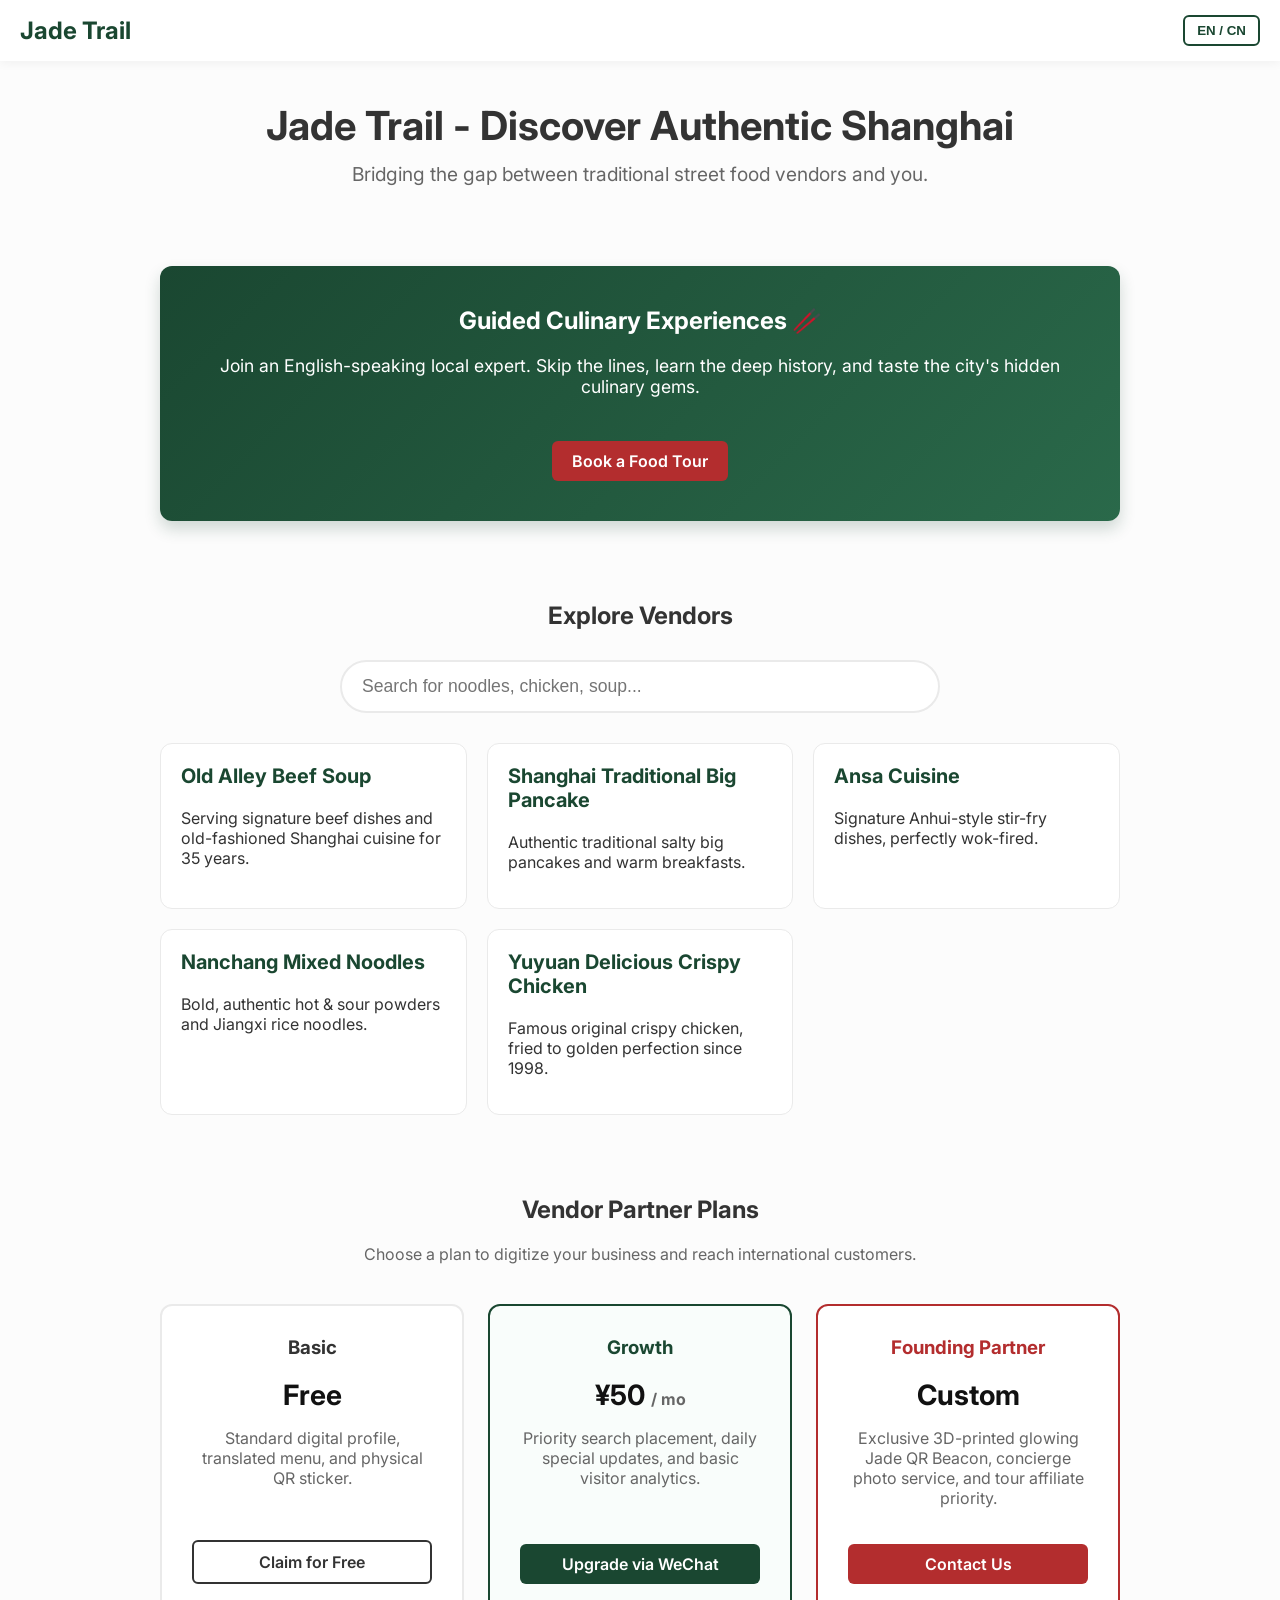
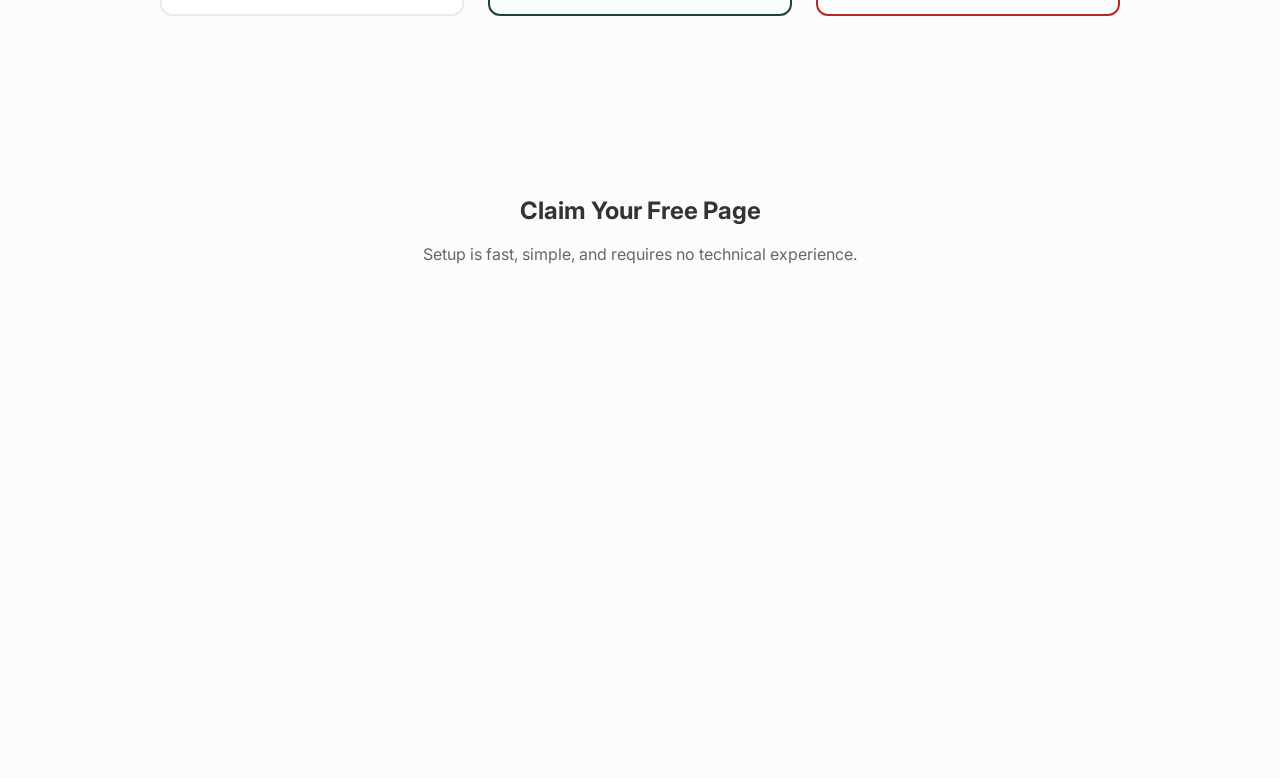
<file: index.html>
<!DOCTYPE html>
<html lang="en">
<head>
    <meta charset="UTF-8">
    <meta name="viewport" content="width=device-width, initial-scale=1.0">
    <title>Jade Trail | Authentic Shanghai Street Food</title>
    <link rel="stylesheet" href="style.css">
    <link href="https://fonts.googleapis.com/css2?family=Inter:wght@400;600;700&family=Noto+Sans+SC:wght@400;700&display=swap" rel="stylesheet">
    <style>
        /* Subscription Tiers */
        .subscription-grid {
            display: grid;
            grid-template-columns: repeat(auto-fit, minmax(280px, 1fr));
            gap: 24px;
            margin: 40px auto;
            max-width: 1000px;
        }
        .sub-card {
            border: 2px solid #eaeaea;
            border-radius: 12px;
            padding: 30px;
            text-align: center;
            background: #fff;
            transition: transform 0.2s, box-shadow 0.2s;
            display: flex;
            flex-direction: column;
            justify-content: space-between;
        }
        .sub-card:hover {
            transform: translateY(-4px);
            box-shadow: 0 10px 20px rgba(0,0,0,0.05);
        }
        .sub-card.featured {
            border-color: var(--jade);
            background: #f9fdfb;
        }
        .sub-card.partner {
            border-color: var(--lantern);
        }
        .sub-card h3 { color: #333; margin-top: 0; }
        .sub-card.featured h3 { color: var(--jade); }
        .sub-card.partner h3 { color: var(--lantern); }
        
        .sub-price { font-size: 1.75rem; font-weight: 700; margin: 15px 0; color: #111; }
        
        .plan-btn {
            display: inline-block;
            padding: 10px 20px;
            border-radius: 6px;
            text-decoration: none;
            font-weight: 600;
            margin-top: 20px;
            text-align: center;
        }
        .btn-outline { border: 2px solid #333; color: #333; }
        .btn-jade { background: var(--jade); color: white; }
        .btn-lantern { background: var(--lantern); color: white; }

        /* Directory & Search Styles */
        .search-container {
            max-width: 600px;
            margin: 0 auto 30px auto;
            text-align: center;
        }
        .search-bar {
            width: 100%;
            padding: 14px 20px;
            font-size: 1.1rem;
            border: 2px solid #eaeaea;
            border-radius: 30px;
            outline: none;
            transition: border-color 0.2s;
        }
        .search-bar:focus {
            border-color: var(--jade);
        }
        
        .directory-grid {
            display: grid;
            grid-template-columns: repeat(auto-fit, minmax(280px, 1fr));
            gap: 20px;
            margin-top: 24px;
        }
        .vendor-card {
            border: 1px solid #eaeaea;
            border-radius: 12px;
            padding: 20px;
            text-decoration: none;
            color: inherit;
            display: block;
            transition: transform 0.2s, box-shadow 0.2s;
            background: #fff;
        }
        .vendor-card:hover {
            transform: translateY(-4px);
            box-shadow: 0 10px 20px rgba(0,0,0,0.05);
        }
        .vendor-card h3 {
            margin-top: 0;
            color: var(--jade);
            font-size: 1.25rem;
        }
        
        /* Action Sections */
        .section-header { text-align: center; margin-bottom: 30px; }
        .tour-banner {
            background: linear-gradient(135deg, #1a4731 0%, #2a694a 100%);
            color: white;
            padding: 40px;
            border-radius: 12px;
            text-align: center;
            max-width: 1000px;
            margin: 0 auto;
            box-shadow: 0 8px 16px rgba(26, 71, 49, 0.2);
        }
    </style>
</head>
<body class="lang-en">

    <nav class="navbar">
        <div class="nav-logo"><a href="index.html">Jade Trail</a></div>
        <div class="nav-links"><button class="lang-toggle">EN / CN</button></div>
    </nav>

    <!-- Hero Section -->
    <section class="section animate-up">
        <h1 style="text-align: center; font-size: 2.5rem; margin-bottom: 12px;">
            <span class="lang-en">Jade Trail - Discover Authentic Shanghai</span>
            <span class="lang-cn">探索地道上海</span>
        </h1>
        <p style="text-align: center; font-size: 1.2rem; color: #666; max-width: 600px; margin: 0 auto;">
            <span class="lang-en">Bridging the gap between traditional street food vendors and you.</span>
            <span class="lang-cn">连接传统街头小吃摊与您之间的桥梁。</span>
        </p>
    </section>

    <!-- B2C Tour Section -->
    <section class="section animate-up delay-1">
        <div class="tour-banner">
            <h2 style="color: white; margin-top: 0;">
                <span class="lang-en">Guided Culinary Experiences 🥢</span>
                <span class="lang-cn">沉浸式美食导览 🥢</span>
            </h2>
            <p style="font-size: 1.1rem; margin-bottom: 24px;">
                <span class="lang-en">Join an English-speaking local expert. Skip the lines, learn the deep history, and taste the city's hidden culinary gems.</span>
                <span class="lang-cn">参加由当地专家带领的美食之旅。免去排队时间，了解深厚的历史，品尝这座城市隐藏的烹饪瑰宝。</span>
            </p>
            <a href="#" class="plan-btn btn-lantern">
                <span class="lang-en">Book a Food Tour</span>
                <span class="lang-cn">预订美食之旅</span>
            </a>
        </div>
    </section>

    <!-- Search & Vendor Directory -->
    <section class="section" style="max-width: 1000px; margin: 0 auto;">
        <div class="section-header">
            <h2>
                <span class="lang-en">Explore Vendors</span>
                <span class="lang-cn">探索摊位</span>
            </h2>
        </div>
        
        <!-- Live Search Bar -->
        <div class="search-container">
            <input type="text" id="searchInput" class="search-bar" placeholder="Search for noodles, chicken, soup..." onkeyup="filterVendors()">
        </div>

        <div class="directory-grid" id="vendorGrid">
            <a href="old-alley.html" class="vendor-card">
                <h3>
                    <span class="lang-en">Old Alley Beef Soup</span>
                    <span class="lang-cn">老弄堂牛肉汤</span>
                </h3>
                <p>
                    <span class="lang-en">Serving signature beef dishes and old-fashioned Shanghai cuisine for 35 years.</span>
                    <span class="lang-cn">35年来提供招牌牛肉菜肴和老式上海菜。</span>
                </p>
            </a>

            <a href="traditional-pancake.html" class="vendor-card">
                <h3>
                    <span class="lang-en">Shanghai Traditional Big Pancake</span>
                    <span class="lang-cn">上海老式大饼油条</span>
                </h3>
                <p>
                    <span class="lang-en">Authentic traditional salty big pancakes and warm breakfasts.</span>
                    <span class="lang-cn">正宗的传统咸大饼和温暖的早餐。</span>
                </p>
            </a>

            <a href="ansa-cuisine.html" class="vendor-card">
                <h3>
                    <span class="lang-en">Ansa Cuisine</span>
                    <span class="lang-cn">安撒料理</span>
                </h3>
                <p>
                    <span class="lang-en">Signature Anhui-style stir-fry dishes, perfectly wok-fired.</span>
                    <span class="lang-cn">招牌安徽风味炒菜，镬气十足。</span>
                </p>
            </a>

            <a href="nanchang-noodles.html" class="vendor-card">
                <h3>
                    <span class="lang-en">Nanchang Mixed Noodles</span>
                    <span class="lang-cn">南昌拌粉</span>
                </h3>
                <p>
                    <span class="lang-en">Bold, authentic hot & sour powders and Jiangxi rice noodles.</span>
                    <span class="lang-cn">大胆、正宗的酸辣粉和江西米粉。</span>
                </p>
            </a>

            <a href="crispy-chicken.html" class="vendor-card">
                <h3>
                    <span class="lang-en">Yuyuan Delicious Crispy Chicken</span>
                    <span class="lang-cn">美味香酥鸡</span>
                </h3>
                <p>
                    <span class="lang-en">Famous original crispy chicken, fried to golden perfection since 1998.</span>
                    <span class="lang-cn">自1998年以来著名的原味香酥鸡，炸至金黄完美。</span>
                </p>
            </a>
        </div>
    </section>

    <!-- B2B Subscription Section -->
    <section class="section animate-up delay-1">
        <div class="section-header">
            <h2>
                <span class="lang-en">Vendor Partner Plans</span>
                <span class="lang-cn">摊主合作方案</span>
            </h2>
            <p style="color: #666;">
                <span class="lang-en">Choose a plan to digitize your business and reach international customers.</span>
                <span class="lang-cn">选择一个方案，将您的业务数字化，吸引国际客户。</span>
            </p>
        </div>
        <div class="subscription-grid">
            <!-- Basic Tier -->
            <div class="sub-card">
                <div>
                    <h3><span class="lang-en">Basic</span><span class="lang-cn">基础版</span></h3>
                    <div class="sub-price"><span class="lang-en">Free</span><span class="lang-cn">免费</span></div>
                    <p style="color: #666;">
                        <span class="lang-en">Standard digital profile, translated menu, and physical QR sticker.</span>
                        <span class="lang-cn">标准数字主页，翻译菜单及实体QR贴纸。</span>
                    </p>
                </div>
                <a href="#claim-section" class="plan-btn btn-outline">
                    <span class="lang-en">Claim for Free</span>
                    <span class="lang-cn">免费认领</span>
                </a>
            </div>
            
            <!-- Growth Tier -->
            <div class="sub-card featured">
                <div>
                    <h3><span class="lang-en">Growth</span><span class="lang-cn">成长版</span></h3>
                    <div class="sub-price">¥50 <span style="font-size: 1rem; color: #666;">/ mo</span></div>
                    <p style="color: #666;">
                        <span class="lang-en">Priority search placement, daily special updates, and basic visitor analytics.</span>
                        <span class="lang-cn">优先搜索排名，每日特价更新，以及基础访客分析。</span>
                    </p>
                </div>
                <a href="#payment-gateway" class="plan-btn btn-jade">
                    <span class="lang-en">Upgrade via WeChat</span>
                    <span class="lang-cn">通过微信升级</span>
                </a>
            </div>

            <!-- Partner Tier -->
            <div class="sub-card partner">
                <div>
                    <h3><span class="lang-en">Founding Partner</span><span class="lang-cn">创始合伙人</span></h3>
                    <div class="sub-price"><span class="lang-en">Custom</span><span class="lang-cn">定制</span></div>
                    <p style="color: #666;">
                        <span class="lang-en">Exclusive 3D-printed glowing Jade QR Beacon, concierge photo service, and tour affiliate priority.</span>
                        <span class="lang-cn">独家3D打印发光翡翠QR信标，礼宾摄影服务，及导览优先推荐。</span>
                    </p>
                </div>
                <a href="#claim-section" class="plan-btn btn-lantern">
                    <span class="lang-en">Contact Us</span>
                    <span class="lang-cn">联系我们</span>
                </a>
            </div>
        </div>
    </section>

    

    <!-- Tally Form / Onboarding -->
    <footer id="claim-section" class="section text-center" style="margin-top: 60px;">
        <h2>
            <span class="lang-en">Claim Your Free Page</span>
            <span class="lang-cn">免费认领您的摊位</span>
        </h2>
        <p style="margin-bottom: 24px; color: #666;">
            <span class="lang-en">Setup is fast, simple, and requires no technical experience.</span>
            <span class="lang-cn">设置过程快速、简单，无需任何技术经验。</span>
        </p>
        <div class="embed-container" style="height: 450px; background: transparent; max-width: 800px; margin: 0 auto;">
            <iframe 
                src="https://tally.so/embed/68y6YJ?transparentBackground=1" 
                width="100%" 
                height="100%" 
                frameborder="0" 
                marginheight="0" 
                marginwidth="0" 
                title="Claim Your Page Form">
            </iframe>
        </div>
    </footer>

    <script>
        // Real-time Search Filter Logic
        function filterVendors() {
            const input = document.getElementById('searchInput').value.toLowerCase();
            const cards = document.getElementById('vendorGrid').getElementsByClassName('vendor-card');
            
            for (let i = 0; i < cards.length; i++) {
                const text = cards[i].innerText.toLowerCase();
                if (text.includes(input)) {
                    cards[i].style.display = "";
                } else {
                    cards[i].style.display = "none";
                }
            }
        }

        // Language Toggle Logic
        document.addEventListener('DOMContentLoaded', () => {
            const body = document.body;
            body.className = localStorage.getItem('jade-lang') || 'lang-en';
            
            document.querySelectorAll('.lang-toggle').forEach(btn => {
                btn.addEventListener('click', () => {
                    body.classList.toggle('lang-en');
                    body.classList.toggle('lang-cn');
                    localStorage.setItem('jade-lang', body.className);
                    
                    // Update search placeholder based on language
                    const searchBar = document.getElementById('searchInput');
                    if(body.classList.contains('lang-cn')) {
                        searchBar.placeholder = "搜索面条、鸡肉、汤...";
                    } else {
                        searchBar.placeholder = "Search for noodles, chicken, soup...";
                    }
                });
            });
            
            // Initial placeholder set
            if(body.classList.contains('lang-cn')) {
                document.getElementById('searchInput').placeholder = "搜索面条、鸡肉、汤...";
            }
        });
    </script>
</body>
</html>
</file>
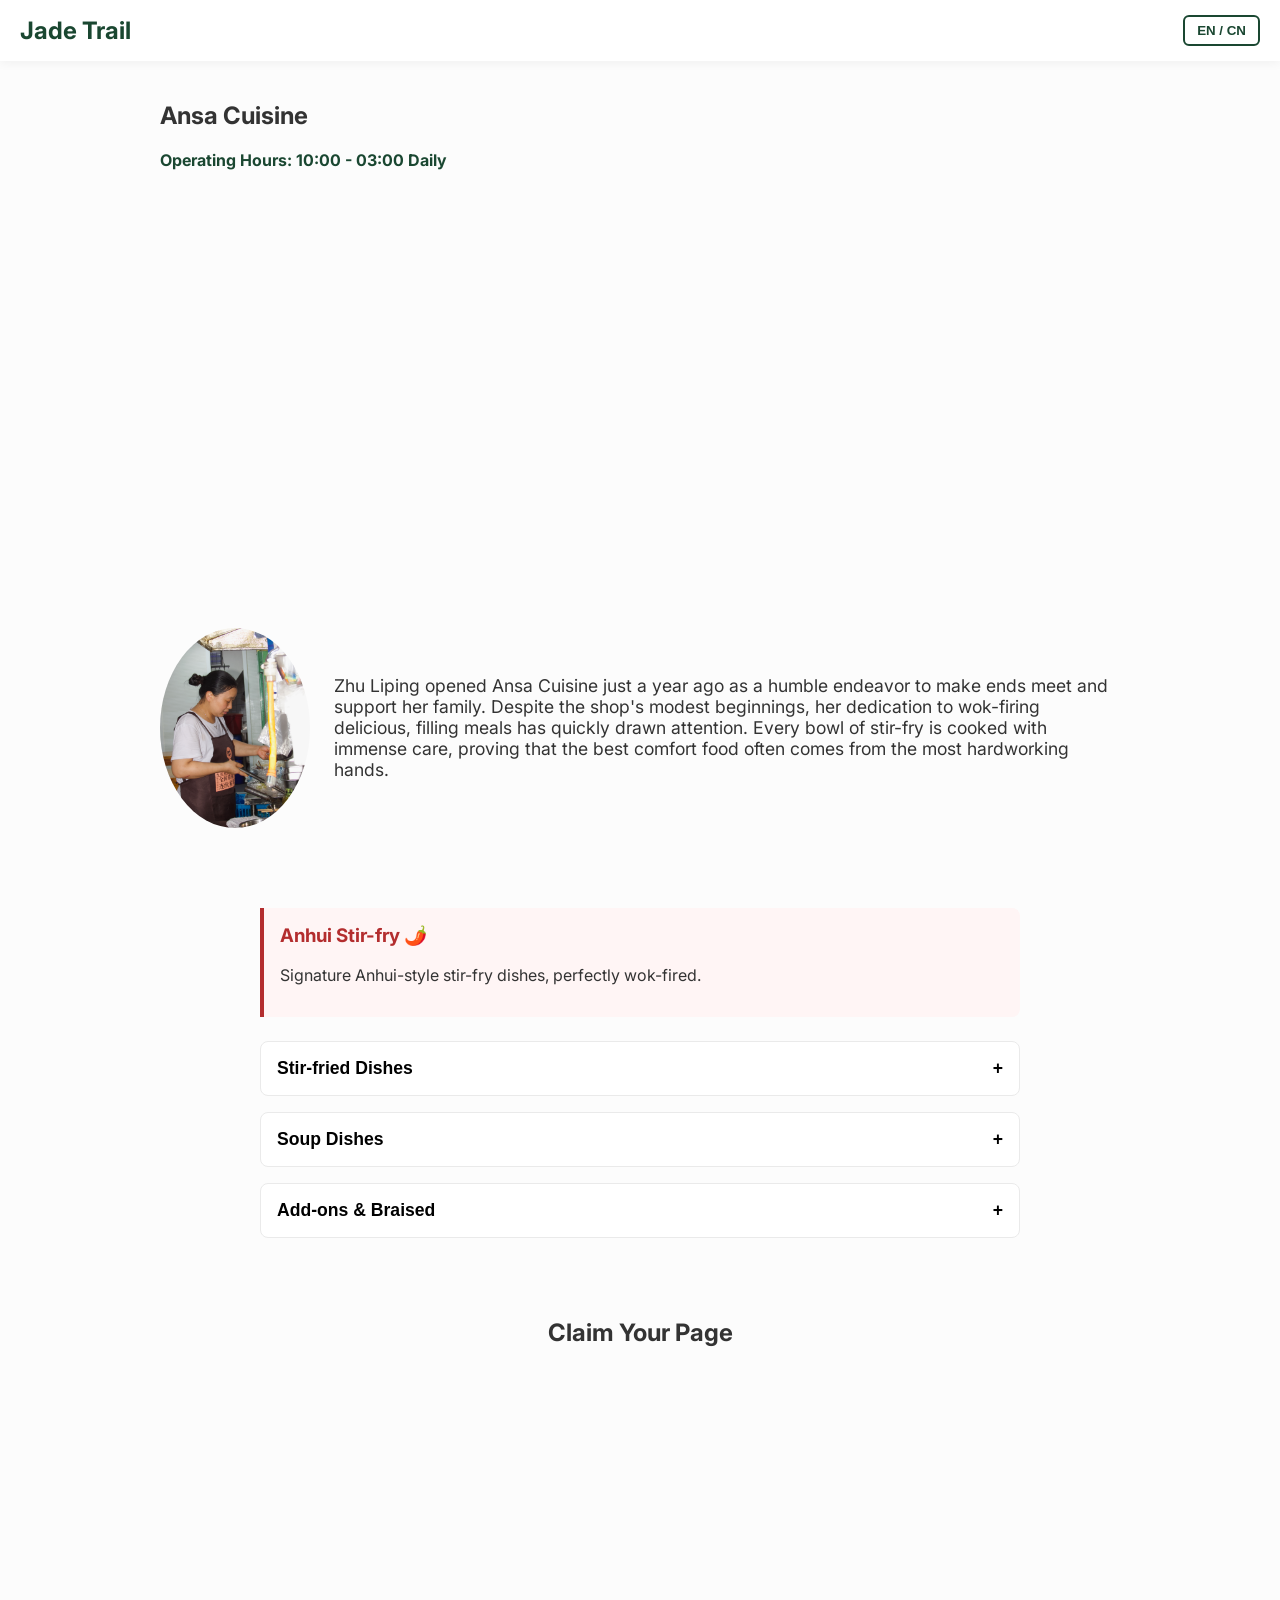
<file: ansa-cuisine.html>
<!DOCTYPE html>
<html lang="en">
<head>
    <meta charset="UTF-8">
    <meta name="viewport" content="width=device-width, initial-scale=1.0">
    <title>Ansa Cuisine | Jade Trail</title>
    <link rel="stylesheet" href="style.css">
    <link href="https://fonts.googleapis.com/css2?family=Inter:wght@400;600;700&family=Noto+Sans+SC:wght@400;700&display=swap" rel="stylesheet">
</head>
<body class="lang-en">

    <nav class="navbar">
        <div class="nav-logo"><a href="index.html">Jade Trail</a></div>
        <div class="nav-links"><button class="lang-toggle">EN / CN</button></div>
    </nav>

    <section class="section animate-up">
        <h1>
            <span class="lang-en">Ansa Cuisine</span>
            <span class="lang-cn">安撒料理</span>
        </h1>
        <p style="font-weight: 700; color: var(--jade); margin-bottom: 24px;">
            <span class="lang-en">Operating Hours: 10:00 - 03:00 Daily</span>
            <span class="lang-cn">营业时间：每天 10:00 - 03:00</span>
        </p>
        <div class="embed-container">
            <iframe 
                width="100%" 
                height="350" 
                style="border:0;" 
                loading="lazy" 
                allowfullscreen 
                src="https://www.google.com/maps/embed/v1/place?key=AIzaSyAT4qL1GGw_NcnhZRk4C_0qAijNc93iABY&q=31.23924173207086, 121.48398379692661">
            </iframe>
        </div>
    </section>

    <section class="section story-flex animate-up delay-1">
        <img src="DSCN3236.jpeg" alt="Zhu Liping">
        <div>
            <p class="lang-en" style="font-size: 1.1rem;">Zhu Liping opened Ansa Cuisine just a year ago as a humble endeavor to make ends meet and support her family. Despite the shop's modest beginnings, her dedication to wok-firing delicious, filling meals has quickly drawn attention. Every bowl of stir-fry is cooked with immense care, proving that the best comfort food often comes from the most hardworking hands.</p>
            <p class="lang-cn" style="font-size: 1.1rem; font-family: 'Noto Sans SC', sans-serif;">仅仅一年前，朱丽萍创办了安撒料理，初衷只是为了维持生计并补贴家用。尽管小店起步平凡，但她用心猛火翻炒出的美味饱腹之食，很快便吸引了食客们的目光。每一碗炒饭、炒面都倾注了她极大的心血，这也证明了最抚慰人心的美食往往出自最勤劳的双手。</p>
        </div>
    </section>

    <section class="section" style="max-width: 800px;">
        <div class="specialty-highlight">
            <h3 style="color: var(--lantern);">
                <span class="lang-en">Anhui Stir-fry 🌶️</span>
                <span class="lang-cn">安徽料理 🌶️</span>
            </h3>
            <p>
                <span class="lang-en">Signature Anhui-style stir-fry dishes, perfectly wok-fired.</span>
                <span class="lang-cn">招牌安徽风味炒菜，镬气十足。</span>
            </p>
        </div>

        <!-- 1. Stir-fried Dishes -->
        <div class="accordion">
            <button class="accordion-btn" onclick="toggleAccordion('stirfry')">
                <span>
                    <span class="lang-en">Stir-fried Dishes</span>
                    <span class="lang-cn">炒菜类</span>
                </span>
                <span class="icon">+</span>
            </button>
            <div id="stirfry" class="accordion-content">
                <div class="menu-item"><span><span class="lang-en">Fried Pancake Strips</span><span class="lang-cn">炒饼丝</span></span><span>¥15</span></div>
                <div class="menu-item"><span><span class="lang-en">Stir-fried Noodles</span><span class="lang-cn">炒面</span></span><span>¥14</span></div>
                <div class="menu-item"><span><span class="lang-en">Stir-fried Rice</span><span class="lang-cn">炒饭</span></span><span>¥14</span></div>
                <div class="menu-item"><span><span class="lang-en">Stir-fried Rice Cakes</span><span class="lang-cn">炒年糕</span></span><span>¥14</span></div>
                <div class="menu-item"><span><span class="lang-en">Stir-fried Rice Noodles</span><span class="lang-cn">炒河粉</span></span><span>¥14</span></div>
                <div class="menu-item"><span><span class="lang-en">Stir-fried Vermicelli</span><span class="lang-cn">炒粉丝</span></span><span>¥14</span></div>
                <div class="menu-item"><span><span class="lang-en">Stir-fried Rice Vermicelli</span><span class="lang-cn">炒米粉</span></span><span>¥14</span></div>
                <div class="menu-item"><span><span class="lang-en">Stir-fried Instant Noodles</span><span class="lang-cn">炒泡面</span></span><span>¥14</span></div>
            </div>
        </div>
        
        <!-- 2. Soupy Dishes -->
        <div class="accordion" style="margin-top: 16px;">
            <button class="accordion-btn" onclick="toggleAccordion('soup')">
                <span>
                    <span class="lang-en">Soup Dishes</span>
                    <span class="lang-cn">汤类</span>
                </span>
                <span class="icon">+</span>
            </button>
            <div id="soup" class="accordion-content">
                <div class="menu-item"><span><span class="lang-en">Vegetable Soup Noodles</span><span class="lang-cn">菜汤面</span></span><span>¥15</span></div>
                <div class="menu-item"><span><span class="lang-en">Rice in Soup</span><span class="lang-cn">汤泡饭</span></span><span>¥15</span></div>
                <div class="menu-item"><span><span class="lang-en">Rice Cakes in Soup</span><span class="lang-cn">汤年糕</span></span><span>¥15</span></div>
                <div class="menu-item"><span><span class="lang-en">Rice Noodles in Soup</span><span class="lang-cn">汤河粉</span></span><span>¥15</span></div>
                <div class="menu-item"><span><span class="lang-en">Vermicelli in Soup</span><span class="lang-cn">汤粉丝</span></span><span>¥15</span></div>
                <div class="menu-item"><span><span class="lang-en">Rice Vermicelli in Soup</span><span class="lang-cn">汤米粉</span></span><span>¥15</span></div>
                <div class="menu-item"><span><span class="lang-en">Wonton Soup</span><span class="lang-cn">泡泡馄饨</span></span><span>¥10</span></div>
            </div>
        </div>

        <!-- 3. Add-ons & Braised Dishes -->
        <div class="accordion" style="margin-top: 16px;">
            <button class="accordion-btn" onclick="toggleAccordion('add-ons')">
                <span>
                    <span class="lang-en">Add-ons & Braised</span>
                    <span class="lang-cn">另加 / 卤味</span>
                </span>
                <span class="icon">+</span>
            </button>
            <div id="add-ons" class="accordion-content">
                <div class="menu-item"><span><span class="lang-en">Ham Sausage</span><span class="lang-cn">火腿肠</span></span><span>-</span></div>
                <div class="menu-item"><span><span class="lang-en">Lean Meat</span><span class="lang-cn">精肉</span></span><span>-</span></div>
                <div class="menu-item"><span><span class="lang-en">Pork Tenderloin</span><span class="lang-cn">里脊</span></span><span>-</span></div>
                <div class="menu-item"><span><span class="lang-en">Cured Meat</span><span class="lang-cn">腊肉</span></span><span>-</span></div>
                <div class="menu-item"><span><span class="lang-en">Shrimp</span><span class="lang-cn">虾仁</span></span><span>-</span></div>
                <div class="menu-item"><span><span class="lang-en">Intestine</span><span class="lang-cn">肥肠</span></span><span>-</span></div>
                <div class="menu-item"><span><span class="lang-en">Squid</span><span class="lang-cn">鱿鱼</span></span><span>-</span></div>
                <div class="menu-item"><span><span class="lang-en">Goose Intestine</span><span class="lang-cn">鹅肠</span></span><span>-</span></div>
                <div class="menu-item"><span><span class="lang-en">Duck Gizzard</span><span class="lang-cn">鸭胗</span></span><span>-</span></div>
                <div class="menu-item"><span><span class="lang-en">Duck Intestine</span><span class="lang-cn">鸭肠</span></span><span>-</span></div>
                <div class="menu-item"><span><span class="lang-en">Braised Meat</span><span class="lang-cn">卤肉</span></span><span>-</span></div>
                <div class="menu-item"><span><span class="lang-en">Duck Trotter</span><span class="lang-cn">鸭蹄</span></span><span>-</span></div>
                <div class="menu-item"><span><span class="lang-en">Chicken Feet</span><span class="lang-cn">鸡爪</span></span><span>-</span></div>
                <div class="menu-item"><span><span class="lang-en">Lion's Head Meatball</span><span class="lang-cn">狮子头</span></span><span>-</span></div>
                <div class="menu-item"><span><span class="lang-en">Tofu Skin Wrap</span><span class="lang-cn">百叶包</span></span><span>-</span></div>
                <div class="menu-item"><span><span class="lang-en">Braised Egg</span><span class="lang-cn">卤蛋</span></span><span>-</span></div>
                <div class="menu-item"><span><span class="lang-en">Braised Sausage</span><span class="lang-cn">素肠</span></span><span>-</span></div>
                <div class="menu-item"><span><span class="lang-en">Kelp Knot</span><span class="lang-cn">海带结</span></span><span>-</span></div>
            </div>
        </div>
    </section>

    <footer class="section text-center">
        <h2>Claim Your Page</h2>
        <div class="embed-container" style="height: 450px; background: transparent;">
            <iframe 
                src="https://tally.so/embed/68y6YJ?transparentBackground=1" 
                width="100%" 
                height="100%" 
                frameborder="0" 
                marginheight="0" 
                marginwidth="0" 
                title="Claim Your Page Form">
            </iframe>
        </div>
    </footer>

    <script>
        function toggleAccordion(id) {
            const content = document.getElementById(id);
            const btnIcon = content.previousElementSibling.querySelector('.icon');
            if (content.style.maxHeight && content.style.maxHeight !== "0px") {
                content.style.maxHeight = "0px";
                btnIcon.innerHTML = "+";
            } else {
                content.style.maxHeight = content.scrollHeight + "px";
                btnIcon.innerHTML = "−";
            }
        }
        document.addEventListener('DOMContentLoaded', () => {
            const body = document.body;
            body.className = localStorage.getItem('jade-lang') || 'lang-en';
            document.querySelectorAll('.lang-toggle').forEach(btn => {
                btn.addEventListener('click', () => {
                    body.classList.toggle('lang-en');
                    body.classList.toggle('lang-cn');
                    localStorage.setItem('jade-lang', body.className);
                });
            });
        });
    </script>
</body>
</html>
</file>
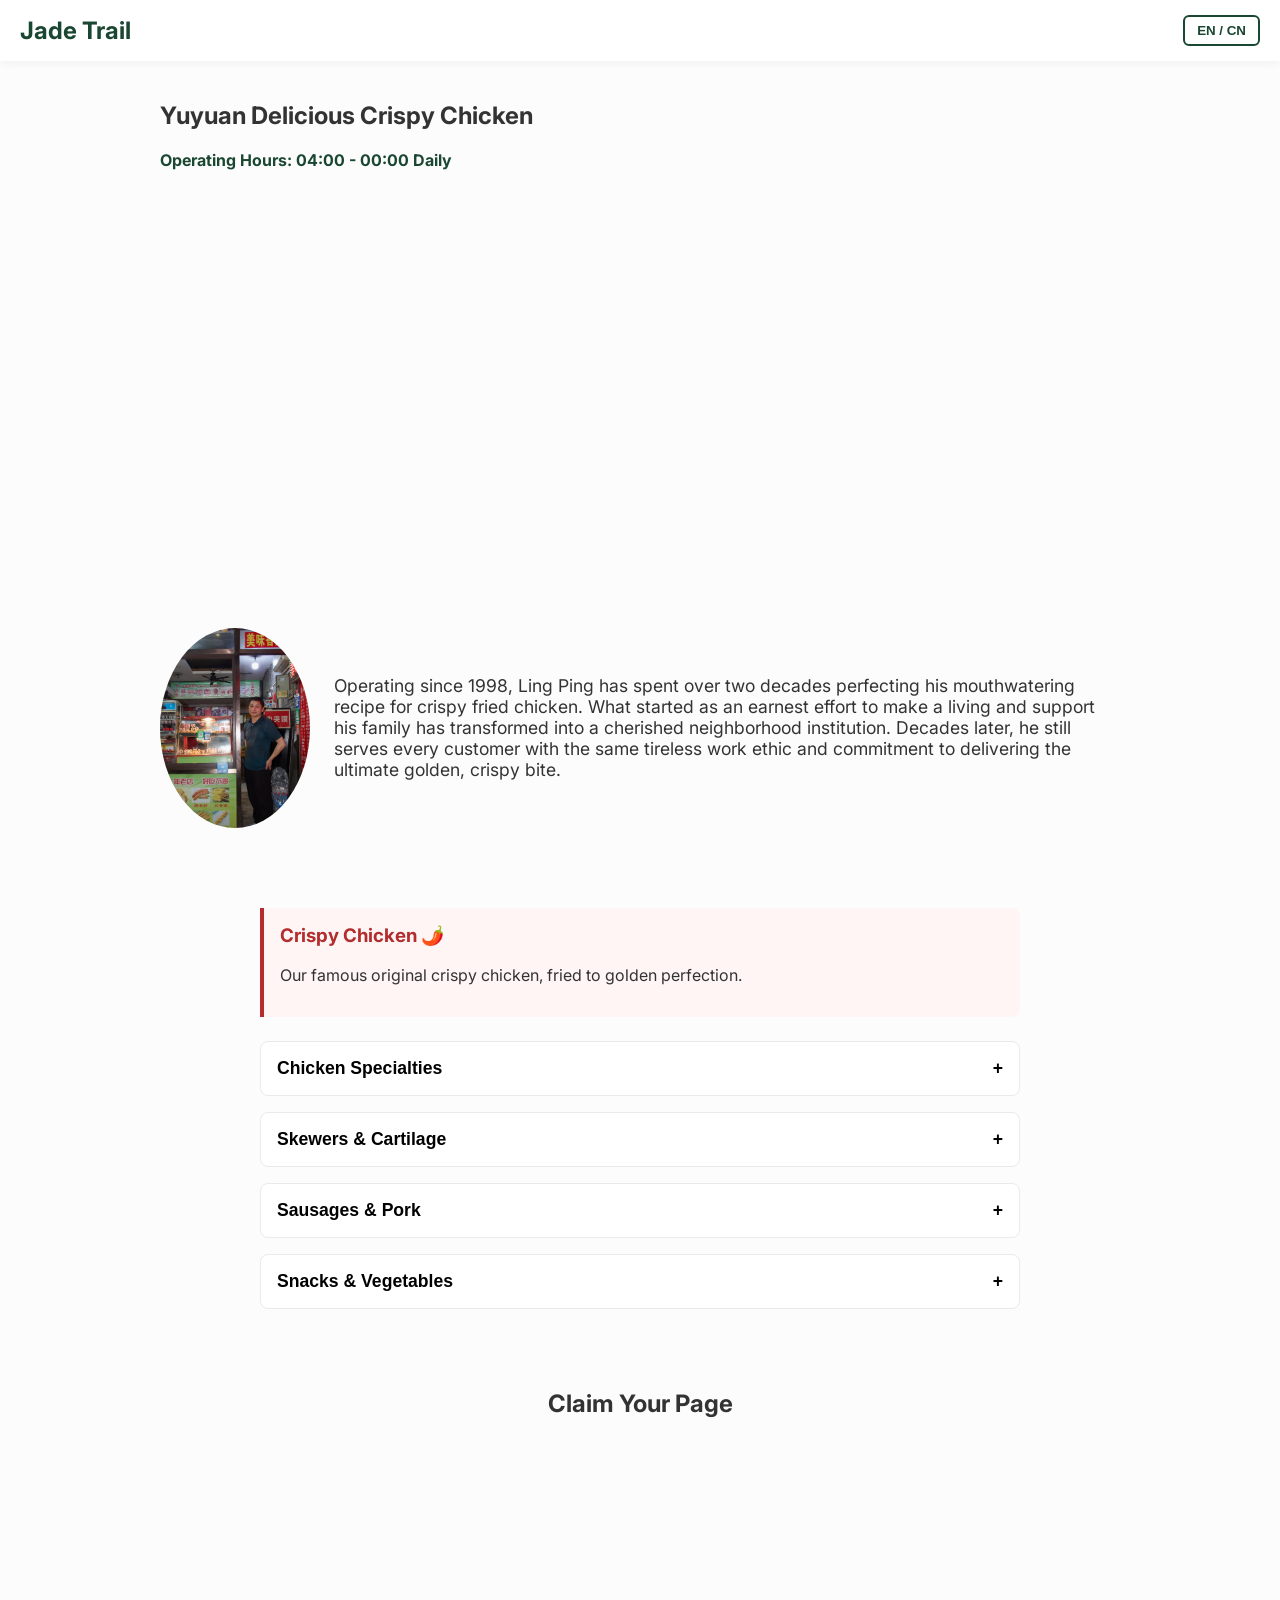
<file: crispy-chicken.html>
<!DOCTYPE html>
<html lang="en">
<head>
    <meta charset="UTF-8">
    <meta name="viewport" content="width=device-width, initial-scale=1.0">
    <title>Yuyuan Delicious Crispy Chicken | Jade Trail</title>
    <link rel="stylesheet" href="style.css">
    <link href="https://fonts.googleapis.com/css2?family=Inter:wght@400;600;700&family=Noto+Sans+SC:wght@400;700&display=swap" rel="stylesheet">
</head>
<body class="lang-en">

    <nav class="navbar">
        <div class="nav-logo"><a href="index.html">Jade Trail</a></div>
        <div class="nav-links"><button class="lang-toggle">EN / CN</button></div>
    </nav>

    <section class="section animate-up">
        <h1>
            <span class="lang-en">Yuyuan Delicious Crispy Chicken</span>
            <span class="lang-cn">美味香酥鸡</span>
        </h1>
        <p style="font-weight: 700; color: var(--jade); margin-bottom: 24px;">
            <span class="lang-en">Operating Hours: 04:00 - 00:00 Daily</span>
            <span class="lang-cn">营业时间：每天 04:00 - 00:00</span>
        </p>
        <div class="embed-container">
            <iframe 
                width="100%" 
                height="350" 
                style="border:0;" 
                loading="lazy" 
                allowfullscreen 
                src="https://www.google.com/maps/embed/v1/place?key=AIzaSyAT4qL1GGw_NcnhZRk4C_0qAijNc93iABY&q=31.230046865262235, 121.49117151803394">
            </iframe>
        </div>
    </section>

    <section class="section story-flex animate-up delay-1">
        <img src="DSCN3249.jpeg" alt="Ling Ping">
        <div>
            <p class="lang-en" style="font-size: 1.1rem;">Operating since 1998, Ling Ping has spent over two decades perfecting his mouthwatering recipe for crispy fried chicken. What started as an earnest effort to make a living and support his family has transformed into a cherished neighborhood institution. Decades later, he still serves every customer with the same tireless work ethic and commitment to delivering the ultimate golden, crispy bite.</p>
            <p class="lang-cn" style="font-size: 1.1rem; font-family: 'Noto Sans SC', sans-serif;">自1998年营业以来，凌平用二十多年的时间不断完善他那令人垂涎的香酥鸡配方。起初，这只是一份为了维持生计、养家糊口的营生，如今却已蜕变为深受街坊邻里珍视的老字号。几十年过去了，他依然保持着那份不知疲倦的工作态度，致力于为每一位顾客奉上最极致的金黄酥脆。</p>
        </div>
    </section>

    <section class="section" style="max-width: 800px;">
        <div class="specialty-highlight">
            <h3 style="color: var(--lantern);">
                <span class="lang-en">Crispy Chicken 🌶️</span>
                <span class="lang-cn">香酥鸡 🌶️</span>
            </h3>
            <p>
                <span class="lang-en">Our famous original crispy chicken, fried to golden perfection.</span>
                <span class="lang-cn">我们的招牌香酥鸡，炸至金黄完美。</span>
            </p>
        </div>

        <!-- 1. Chicken Specialties -->
        <div class="accordion">
            <button class="accordion-btn" onclick="toggleAccordion('chicken')">
                <span>
                    <span class="lang-en">Chicken Specialties</span>
                    <span class="lang-cn">鸡肉类</span>
                </span>
                <span class="icon">+</span>
            </button>
            <div id="chicken" class="accordion-content">
                <div class="menu-item">
                    <span>
                        <span class="lang-en">Crispy Chicken</span>
                        <span class="lang-cn">香酥鸡</span>
                    </span>
                    <span>¥15 / ¥20</span>
                </div>
                <div class="menu-item">
                    <span>
                        <span class="lang-en">Extra Large Chicken Chop</span>
                        <span class="lang-cn">特大鸡排</span>
                    </span>
                    <span>¥18/piece</span>
                </div>
                <div class="menu-item">
                    <span>
                        <span class="lang-en">Chicken Leg</span>
                        <span class="lang-cn">鸡腿</span>
                    </span>
                    <span>¥8/piece</span>
                </div>
                <div class="menu-item">
                    <span>
                        <span class="lang-en">Mid Joint Wing</span>
                        <span class="lang-cn">中翅</span>
                    </span>
                    <span>¥8/2 pieces</span>
                </div>
                <div class="menu-item">
                    <span>
                        <span class="lang-en">Wing Tip</span>
                        <span class="lang-cn">翅尖</span>
                    </span>
                    <span>¥10/12 pieces</span>
                </div>
                <div class="menu-item">
                    <span>
                        <span class="lang-en">Boneless Chicken Nugget</span>
                        <span class="lang-cn">无骨鸡块</span>
                    </span>
                    <span>¥4/piece</span>
                </div>
                <div class="menu-item">
                    <span>
                        <span class="lang-en">Premium Chicken Nuggets</span>
                        <span class="lang-cn">上好鸡块</span>
                    </span>
                    <span>¥10/8 pieces</span>
                </div>
                <div class="menu-item">
                    <span>
                        <span class="lang-en">Chicken Tender Roll</span>
                        <span class="lang-cn">鸡柳卷</span>
                    </span>
                    <span>¥10/piece</span>
                </div>
                <div class="menu-item">
                    <span>
                        <span class="lang-en">Chicken Stick</span>
                        <span class="lang-cn">鸡肉棒</span>
                    </span>
                    <span>¥5/skewer</span>
                </div>
                <div class="menu-item">
                    <span>
                        <span class="lang-en">Cheese-filled Chicken Leg Ring</span>
                        <span class="lang-cn">爆浆鸡腿圈</span>
                    </span>
                    <span>¥8/piece</span>
                </div>
                <div class="menu-item">
                    <span>
                        <span class="lang-en">Chicken Skin</span>
                        <span class="lang-cn">鸡皮</span>
                    </span>
                    <span>¥10/portion</span>
                </div>
            </div>
        </div>

        <!-- 2. Skewers & Offal -->
        <div class="accordion" style="margin-top: 16px;">
            <button class="accordion-btn" onclick="toggleAccordion('skewers')">
                <span>
                    <span class="lang-en">Skewers & Cartilage</span>
                    <span class="lang-cn">烤串与脆骨</span>
                </span>
                <span class="icon">+</span>
            </button>
            <div id="skewers" class="accordion-content">
                <div class="menu-item">
                    <span>
                        <span class="lang-en">Tenderloin Meat</span>
                        <span class="lang-cn">里脊肉</span>
                    </span>
                    <span>¥10/4 skewers</span>
                </div>
                <div class="menu-item">
                    <span>
                        <span class="lang-en">Chicken Heart</span>
                        <span class="lang-cn">鸡心</span>
                    </span>
                    <span>¥10/7 skewers</span>
                </div>
                <div class="menu-item">
                    <span>
                        <span class="lang-en">Chicken Gizzard</span>
                        <span class="lang-cn">鸡胗</span>
                    </span>
                    <span>¥10/4 skewers</span>
                </div>
                <div class="menu-item">
                    <span>
                        <span class="lang-en">Chicken Gristle</span>
                        <span class="lang-cn">骨肉相连</span>
                    </span>
                    <span>¥10/4 skewers</span>
                </div>
                <div class="menu-item">
                    <span>
                        <span class="lang-en">Chicken Palm Cartilage</span>
                        <span class="lang-cn">掌中宝</span>
                    </span>
                    <span>¥10/3 skewers</span>
                </div>
                <div class="menu-item">
                    <span>
                        <span class="lang-en">Crispy Bone</span>
                        <span class="lang-cn">香脆骨</span>
                    </span>
                    <span>¥10/4 skewers</span>
                </div>
            </div>
        </div>
        
        <!-- 3. Sausages & Meats -->
        <div class="accordion" style="margin-top: 16px;">
            <button class="accordion-btn" onclick="toggleAccordion('sausages')">
                <span>
                    <span class="lang-en">Sausages & Pork</span>
                    <span class="lang-cn">香肠与猪肉</span>
                </span>
                <span class="icon">+</span>
            </button>
            <div id="sausages" class="accordion-content">
                <div class="menu-item">
                    <span>
                        <span class="lang-en">Cartilage Sausage</span>
                        <span class="lang-cn">脆骨肠</span>
                    </span>
                    <span>¥10/3 pieces</span>
                </div>
                <div class="menu-item">
                    <span>
                        <span class="lang-en">Fried Pork Chop</span>
                        <span class="lang-cn">炸肉排</span>
                    </span>
                    <span>¥5/piece</span>
                </div>
                <div class="menu-item">
                    <span>
                        <span class="lang-en">Taiwanese Sausage</span>
                        <span class="lang-cn">台式香肠</span>
                    </span>
                    <span>¥5/3 pieces</span>
                </div>
                <div class="menu-item">
                    <span>
                        <span class="lang-en">Wangzhongwang Ham Sausage</span>
                        <span class="lang-cn">王中王火腿肠</span>
                    </span>
                    <span>¥10/3 pieces</span>
                </div>
                <div class="menu-item">
                    <span>
                        <span class="lang-en">Ham Sausage</span>
                        <span class="lang-cn">火腿肠</span>
                    </span>
                    <span>¥2/piece</span>
                </div>
            </div>
        </div>

        <!-- 4. Snacks & Vegetables -->
        <div class="accordion" style="margin-top: 16px;">
            <button class="accordion-btn" onclick="toggleAccordion('snacks')">
                <span>
                    <span class="lang-en">Snacks & Vegetables</span>
                    <span class="lang-cn">小吃与蔬菜</span>
                </span>
                <span class="icon">+</span>
            </button>
            <div id="snacks" class="accordion-content">
                <div class="menu-item">
                    <span>
                        <span class="lang-en">Squid Ball</span>
                        <span class="lang-cn">花枝丸</span>
                    </span>
                    <span>¥8/skewer</span>
                </div>
                <div class="menu-item">
                    <span>
                        <span class="lang-en">French Fries</span>
                        <span class="lang-cn">薯条</span>
                    </span>
                    <span>¥10/portion</span>
                </div>
                <div class="menu-item">
                    <span>
                        <span class="lang-en">Quail Egg</span>
                        <span class="lang-cn">鹌鹑蛋</span>
                    </span>
                    <span>¥5/2 skewers</span>
                </div>
                <div class="menu-item">
                    <span>
                        <span class="lang-en">Fish Tofu</span>
                        <span class="lang-cn">鱼豆腐</span>
                    </span>
                    <span>¥5/2 skewers</span>
                </div>
                <div class="menu-item">
                    <span>
                        <span class="lang-en">Layered Tofu (Qianye)</span>
                        <span class="lang-cn">千页豆腐</span>
                    </span>
                    <span>¥5/2 skewers</span>
                </div>
                <div class="menu-item">
                    <span>
                        <span class="lang-en">Gluten</span>
                        <span class="lang-cn">面筋</span>
                    </span>
                    <span>¥5/2 skewers</span>
                </div>
                <div class="menu-item">
                    <span>
                        <span class="lang-en">Crispy Banana</span>
                        <span class="lang-cn">脆皮香蕉</span>
                    </span>
                    <span>¥5/skewer</span>
                </div>
                <div class="menu-item">
                    <span>
                        <span class="lang-en">Fish Stick</span>
                        <span class="lang-cn">鱼棒</span>
                    </span>
                    <span>¥5/2 pieces</span>
                </div>
                <div class="menu-item">
                    <span>
                        <span class="lang-en">Pumpkin Ball</span>
                        <span class="lang-cn">南瓜球</span>
                    </span>
                    <span>¥3/skewer</span>
                </div>
                <div class="menu-item">
                    <span>
                        <span class="lang-en">Rice Cake</span>
                        <span class="lang-cn">年糕</span>
                    </span>
                    <span>¥5/4 slices</span>
                </div>
                <div class="menu-item">
                    <span>
                        <span class="lang-en">Golden Crispy Rice Cake</span>
                        <span class="lang-cn">黄金脆皮年糕</span>
                    </span>
                    <span>¥5/2 skewers</span>
                </div>
                <div class="menu-item">
                    <span>
                        <span class="lang-en">Cauliflower</span>
                        <span class="lang-cn">花菜</span>
                    </span>
                    <span>¥5/4 skewers</span>
                </div>
            </div>
        </div>
    </section>

    <footer class="section text-center">
        <h2>
            <span class="lang-en">Claim Your Page</span>
            <span class="lang-cn">认领您的摊位</span>
        </h2>
        <div class="embed-container" style="height: 450px; background: transparent;">
            <iframe 
                src="https://tally.so/embed/68y6YJ?transparentBackground=1" 
                width="100%" 
                height="100%" 
                frameborder="0" 
                marginheight="0" 
                marginwidth="0" 
                title="Claim Your Page Form">
            </iframe>
        </div>
    </footer>

    <script>
        function toggleAccordion(id) {
            const content = document.getElementById(id);
            const btnIcon = content.previousElementSibling.querySelector('.icon');
            if (content.style.maxHeight && content.style.maxHeight !== "0px") {
                content.style.maxHeight = "0px";
                btnIcon.innerHTML = "+";
            } else {
                content.style.maxHeight = content.scrollHeight + "px";
                btnIcon.innerHTML = "−";
            }
        }
        document.addEventListener('DOMContentLoaded', () => {
            const body = document.body;
            body.className = localStorage.getItem('jade-lang') || 'lang-en';
            document.querySelectorAll('.lang-toggle').forEach(btn => {
                btn.addEventListener('click', () => {
                    body.classList.toggle('lang-en');
                    body.classList.toggle('lang-cn');
                    localStorage.setItem('jade-lang', body.className);
                });
            });
        });
    </script>
</body>
</html>
</file>
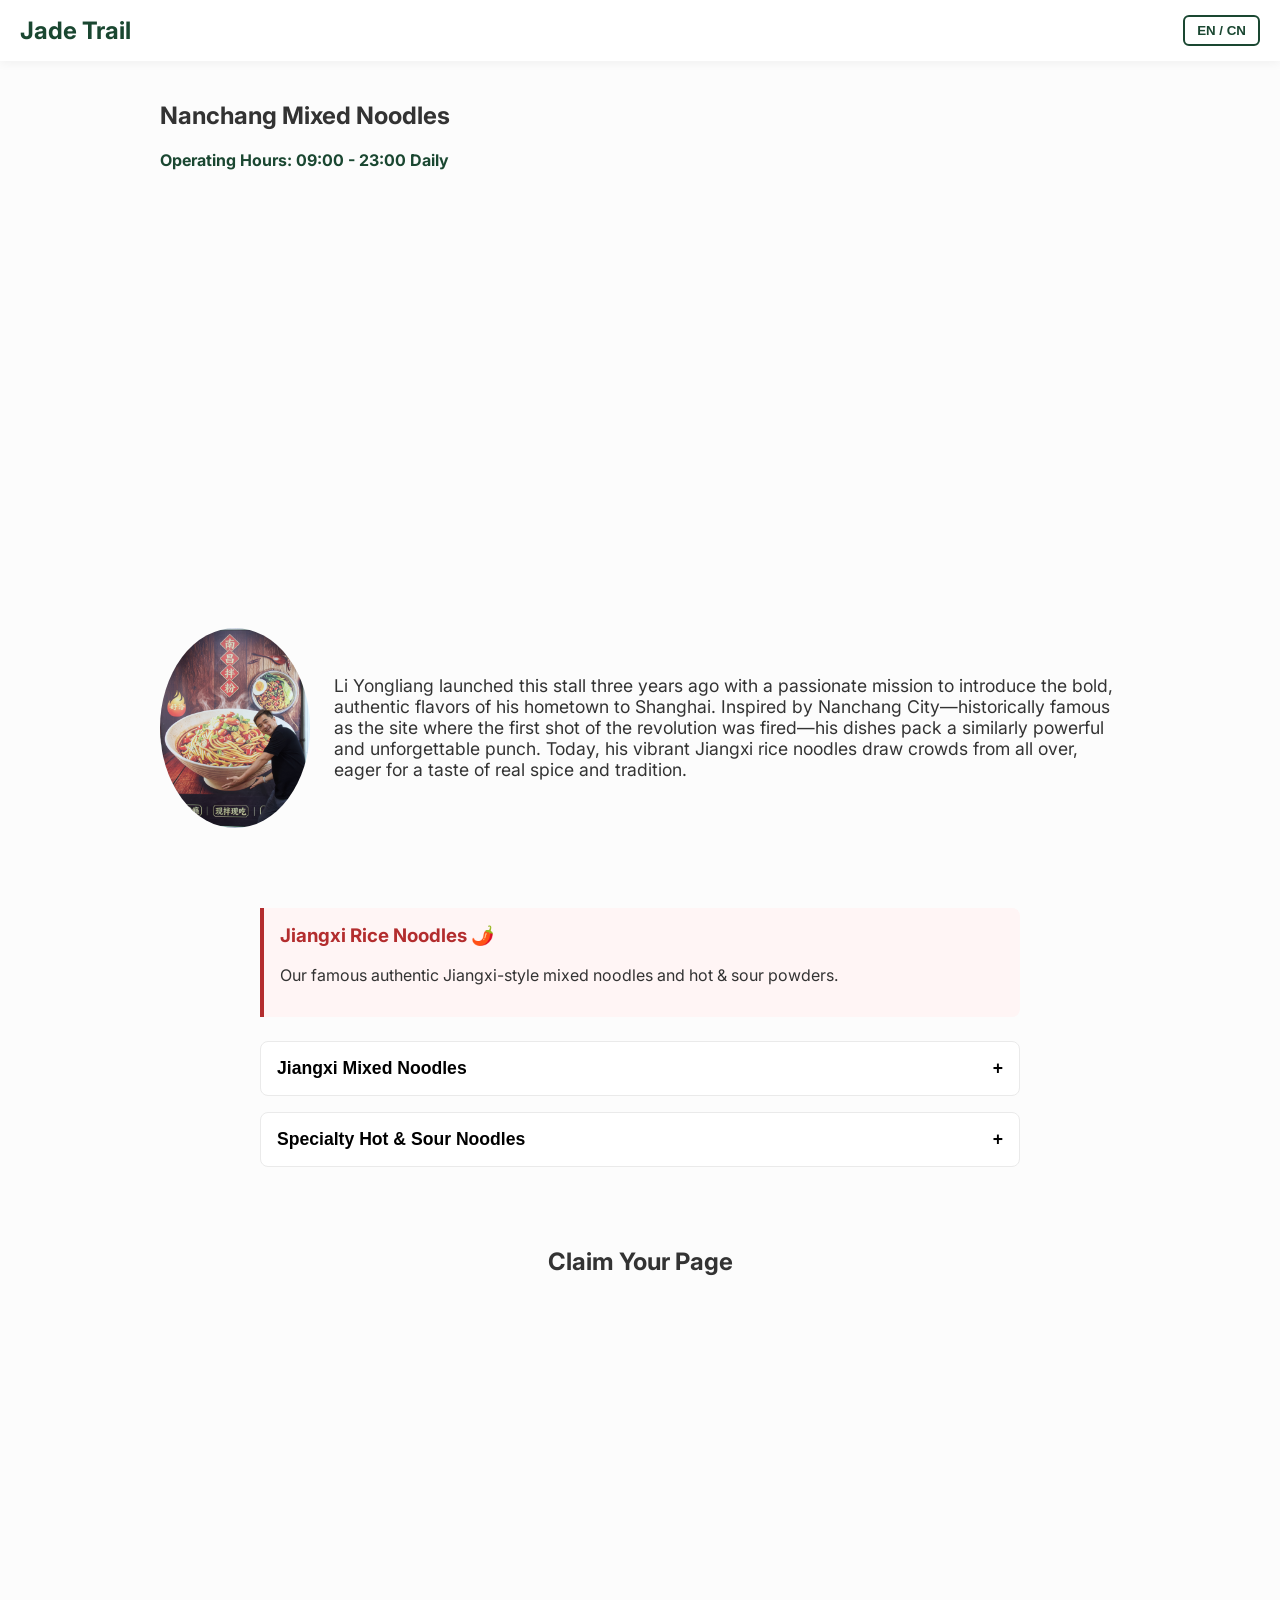
<file: nanchang-noodles.html>
<!DOCTYPE html>
<html lang="en">
<head>
    <meta charset="UTF-8">
    <meta name="viewport" content="width=device-width, initial-scale=1.0">
    <title>Nanchang Mixed Noodles | Jade Trail</title>
    <link rel="stylesheet" href="style.css">
    <link href="https://fonts.googleapis.com/css2?family=Inter:wght@400;600;700&family=Noto+Sans+SC:wght@400;700&display=swap" rel="stylesheet">
</head>
<body class="lang-en">

    <nav class="navbar">
        <div class="nav-logo"><a href="index.html">Jade Trail</a></div>
        <div class="nav-links"><button class="lang-toggle">EN / CN</button></div>
    </nav>

    <section class="section animate-up">
        <h1>
            <span class="lang-en">Nanchang Mixed Noodles</span>
            <span class="lang-cn">南昌拌粉</span>
        </h1>
        <p style="font-weight: 700; color: var(--jade); margin-bottom: 24px;">
            <span class="lang-en">Operating Hours: 09:00 - 23:00 Daily</span>
            <span class="lang-cn">营业时间：每天 09:00 - 23:00</span>
        </p>
        <div class="embed-container">
            <iframe 
                width="100%" 
                height="350" 
                style="border:0;" 
                loading="lazy" 
                allowfullscreen 
                src="https://www.google.com/maps/embed/v1/place?key=AIzaSyAT4qL1GGw_NcnhZRk4C_0qAijNc93iABY&q=31.226786865978635, 121.49073227476845">
            </iframe>
        </div>
    </section>

    <section class="section story-flex animate-up delay-1">
        <img src="DSCN3247.jpeg" alt="Li Yongliang">
        <div>
            <p class="lang-en" style="font-size: 1.1rem;">Li Yongliang launched this stall three years ago with a passionate mission to introduce the bold, authentic flavors of his hometown to Shanghai. Inspired by Nanchang City—historically famous as the site where the first shot of the revolution was fired—his dishes pack a similarly powerful and unforgettable punch. Today, his vibrant Jiangxi rice noodles draw crowds from all over, eager for a taste of real spice and tradition.</p>
            <p class="lang-cn" style="font-size: 1.1rem; font-family: 'Noto Sans SC', sans-serif;">三年前，李永亮怀揣着热忱的使命感开了这家店，旨在将家乡大胆、纯正的风味带给上海食客。南昌不仅是历史上打响革命第一枪的英雄城市，这里的粉面也同样带给人们强劲而难忘的味觉冲击。如今，他那充满活力的江西米粉吸引了四面八方的食客，纷纷前来品尝这真正的香辣与传统。</p>
        </div>
    </section>

    <section class="section" style="max-width: 800px;">
        <div class="specialty-highlight">
            <h3 style="color: var(--lantern);">
                <span class="lang-en">Jiangxi Rice Noodles 🌶️</span>
                <span class="lang-cn">江西米粉 🌶️</span>
            </h3>
            <p>
                <span class="lang-en">Our famous authentic Jiangxi-style mixed noodles and hot & sour powders.</span>
                <span class="lang-cn">我们著名的正宗江西风味拌粉和酸辣粉。</span>
            </p>
        </div>

        <!-- 1. Jiangxi Mixed Noodles -->
        <div class="accordion">
            <button class="accordion-btn" onclick="toggleAccordion('mixed')">
                <span>
                    <span class="lang-en">Jiangxi Mixed Noodles</span>
                    <span class="lang-cn">江西拌粉/面</span>
                </span>
                <span class="icon">+</span>
            </button>
            <div id="mixed" class="accordion-content">
                <div class="menu-item">
                    <span>
                        <span class="lang-en">Spicy Minced Pork (Noodles/Rice Noodles)</span>
                        <span class="lang-cn">辣肉沫拌粉/面</span>
                    </span>
                    <span>¥29</span>
                </div>
                <div class="menu-item">
                    <span>
                        <span class="lang-en">Hot & Sour Bamboo Shoot Tips (Noodles/Rice Noodles)</span>
                        <span class="lang-cn">酸辣笋尖拌粉/面</span>
                    </span>
                    <span>¥28</span>
                </div>
                <div class="menu-item">
                    <span>
                        <span class="lang-en">Beef (Noodles/Rice Noodles)</span>
                        <span class="lang-cn">牛肉拌粉/面</span>
                    </span>
                    <span>¥38</span>
                </div>
                <div class="menu-item">
                    <span>
                        <span class="lang-en">Snow Vegetable & Shredded Pork (Noodles/Rice Noodles)</span>
                        <span class="lang-cn">雪菜肉丝拌粉/面</span>
                    </span>
                    <span>¥33</span>
                </div>
                <div class="menu-item">
                    <span>
                        <span class="lang-en">Braised Beef (Noodles/Rice Noodles)</span>
                        <span class="lang-cn">红烧牛肉面/粉</span>
                    </span>
                    <span>¥38</span>
                </div>
                <div class="menu-item">
                    <span>
                        <span class="lang-en">Pork Intestine (Noodles/Rice Noodles)</span>
                        <span class="lang-cn">肥肠面/粉</span>
                    </span>
                    <span>¥38</span>
                </div>
                <div class="menu-item">
                    <span>
                        <span class="lang-en">Pork Chop (Noodles/Rice Noodles)</span>
                        <span class="lang-cn">大排面/粉</span>
                    </span>
                    <span>¥35</span>
                </div>
                <div class="menu-item">
                    <span>
                        <span class="lang-en">Crab Roe (Noodles/Rice Noodles)</span>
                        <span class="lang-cn">蟹黄拌粉/面</span>
                    </span>
                    <span>¥68</span>
                </div>
            </div>
        </div>
        
        <!-- 2. Specialty Hot & Sour Noodles -->
        <div class="accordion" style="margin-top: 16px;">
            <button class="accordion-btn" onclick="toggleAccordion('hot-sour')">
                <span>
                    <span class="lang-en">Specialty Hot & Sour Noodles</span>
                    <span class="lang-cn">特色酸辣粉</span>
                </span>
                <span class="icon">+</span>
            </button>
            <div id="hot-sour" class="accordion-content">
                <div class="menu-item">
                    <span>
                        <span class="lang-en">Beef Ball Hot & Sour Noodles</span>
                        <span class="lang-cn">牛肉丸酸辣粉</span>
                    </span>
                    <span>¥28</span>
                </div>
                <div class="menu-item">
                    <span>
                        <span class="lang-en">Fish Ball Hot & Sour Noodles</span>
                        <span class="lang-cn">鱼丸酸辣粉</span>
                    </span>
                    <span>¥28</span>
                </div>
                <div class="menu-item">
                    <span>
                        <span class="lang-en">Hand-made Shrimp Paste Hot & Sour Noodles</span>
                        <span class="lang-cn">手打虾滑酸辣粉</span>
                    </span>
                    <span>¥35</span>
                </div>
                <div class="menu-item">
                    <span>
                        <span class="lang-en">Beef Hot & Sour Noodles</span>
                        <span class="lang-cn">牛肉酸辣粉</span>
                    </span>
                    <span>¥38</span>
                </div>
                <div class="menu-item">
                    <span>
                        <span class="lang-en">Hot & Sour Bamboo Shoot Tips Hot & Sour Noodles</span>
                        <span class="lang-cn">酸辣笋尖酸辣粉</span>
                    </span>
                    <span>¥28</span>
                </div>
                <div class="menu-item">
                    <span>
                        <span class="lang-en">Pork Intestine Hot & Sour Noodles</span>
                        <span class="lang-cn">肥肠酸辣粉</span>
                    </span>
                    <span>¥38</span>
                </div>
                <div class="menu-item">
                    <span>
                        <span class="lang-en">Minced Pork Hot & Sour Noodles</span>
                        <span class="lang-cn">肉沫酸辣粉</span>
                    </span>
                    <span>¥29</span>
                </div>
            </div>
        </div>
    </section>

    <footer class="section text-center">
        <h2>
            <span class="lang-en">Claim Your Page</span>
            <span class="lang-cn">认领您的摊位</span>
        </h2>
        <div class="embed-container" style="height: 450px; background: transparent;">
            <iframe 
                src="https://tally.so/embed/68y6YJ?transparentBackground=1" 
                width="100%" 
                height="100%" 
                frameborder="0" 
                marginheight="0" 
                marginwidth="0" 
                title="Claim Your Page Form">
            </iframe>
        </div>
    </footer>

    <!-- Keep same JS -->
    <script>
        function toggleAccordion(id) {
            const content = document.getElementById(id);
            const btnIcon = content.previousElementSibling.querySelector('.icon');
            if (content.style.maxHeight && content.style.maxHeight !== "0px") {
                content.style.maxHeight = "0px";
                btnIcon.innerHTML = "+";
            } else {
                content.style.maxHeight = content.scrollHeight + "px";
                btnIcon.innerHTML = "−";
            }
        }
        document.addEventListener('DOMContentLoaded', () => {
            const body = document.body;
            body.className = localStorage.getItem('jade-lang') || 'lang-en';
            document.querySelectorAll('.lang-toggle').forEach(btn => {
                btn.addEventListener('click', () => {
                    body.classList.toggle('lang-en');
                    body.classList.toggle('lang-cn');
                    localStorage.setItem('jade-lang', body.className);
                });
            });
        });
    </script>
</body>
</html>
</file>
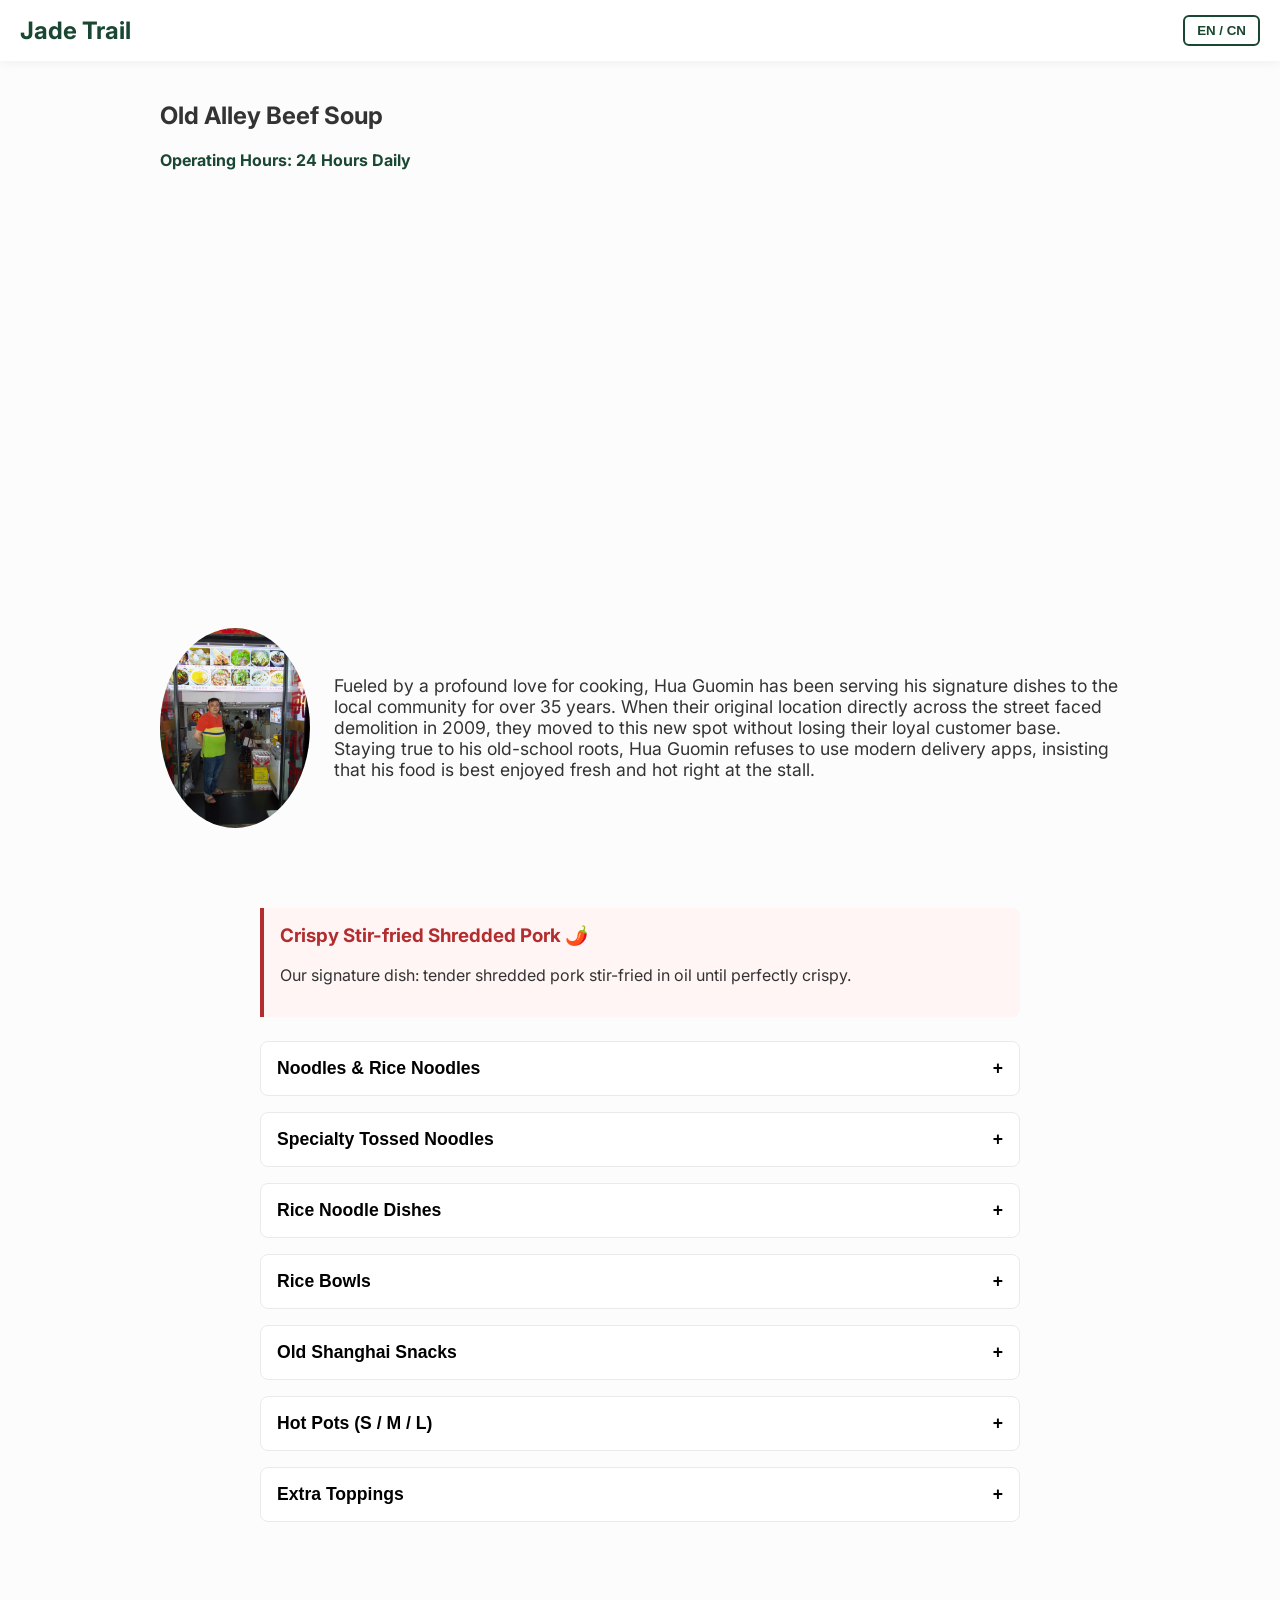
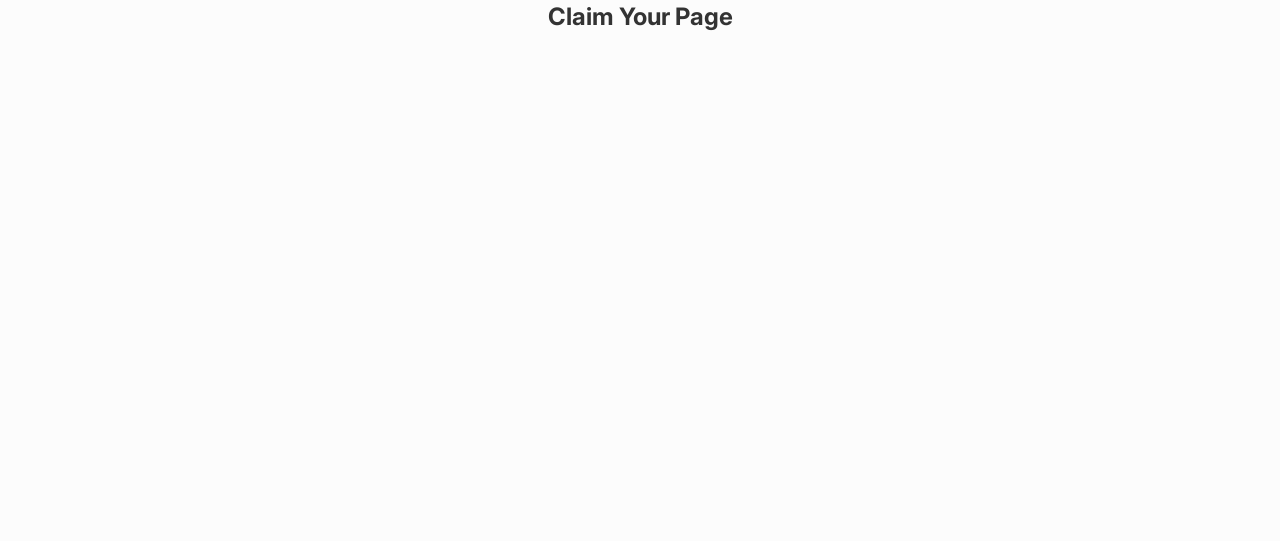
<file: old-alley-beef.html>
<!DOCTYPE html>
<html lang="en">
<head>
    <meta charset="UTF-8">
    <meta name="viewport" content="width=device-width, initial-scale=1.0">
    <title>Old Alley Beef Soup | Jade Trail</title>
    <link rel="stylesheet" href="style.css">
    <link href="https://fonts.googleapis.com/css2?family=Inter:wght@400;600;700&family=Noto+Sans+SC:wght@400;700&display=swap" rel="stylesheet">
</head>
<body class="lang-en">

    <nav class="navbar">
        <div class="nav-logo"><a href="index.html">Jade Trail</a></div>
        <div class="nav-links"><button class="lang-toggle">EN / CN</button></div>
    </nav>

    <section class="section animate-up">
        <h1>
            <span class="lang-en">Old Alley Beef Soup</span>
            <span class="lang-cn">老弄堂牛肉汤</span>
        </h1>
        <p style="font-weight: 700; color: var(--jade); margin-bottom: 24px;">
            <span class="lang-en">Operating Hours: 24 Hours Daily</span>
            <span class="lang-cn">营业时间：24小时全天候</span>
        </p>
        <div class="embed-container">
            <iframe 
                width="100%" 
                height="350" 
                style="border:0;" 
                loading="lazy" 
                allowfullscreen 
                src="https://www.google.com/maps/embed/v1/place?key=AIzaSyAT4qL1GGw_NcnhZRk4C_0qAijNc93iABY&q=31.238394706577907, 121.48373716012216">
            </iframe>
        </div>
    </section>

    <section class="section story-flex animate-up delay-1">
        <img src="DSCN3226.jpeg" alt="Hua Guomin">
        <div>
            <p class="lang-en" style="font-size: 1.1rem;">Fueled by a profound love for cooking, Hua Guomin has been serving his signature dishes to the local community for over 35 years. When their original location directly across the street faced demolition in 2009, they moved to this new spot without losing their loyal customer base. Staying true to his old-school roots, Hua Guomin refuses to use modern delivery apps, insisting that his food is best enjoyed fresh and hot right at the stall.</p>
            <p class="lang-cn" style="font-size: 1.1rem; font-family: 'Noto Sans SC', sans-serif;">怀着对烹饪的深厚热爱，华国民先生为当地社区提供他的招牌美食已有35年之久。2009年，当他们原先位于街对面的老店面临拆迁时，他们搬到了现在的地址，却依然留住了那批忠实的食客。华国民始终坚持老派的经营作风，拒绝使用现代外卖平台，他坚信只有在摊位前趁热品尝，才能体会到食物最完美的滋味。</p>
        </div>
    </section>

    <section class="section" style="max-width: 800px;">
        <div class="specialty-highlight">
            <h3 style="color: var(--lantern);">
                <span class="lang-en">Crispy Stir-fried Shredded Pork 🌶️</span>
                <span class="lang-cn">招牌脆肉丝 🌶️</span>
            </h3>
            <p>
                <span class="lang-en">Our signature dish: tender shredded pork stir-fried in oil until perfectly crispy.</span>
                <span class="lang-cn">我们的招牌菜：将鲜嫩的肉丝在油中爆炒至完美酥脆。</span>
            </p>
        </div>

        <!-- 1. Rice Noodles / Noodles -->
        <div class="accordion">
            <button class="accordion-btn" onclick="toggleAccordion('noodles')">
                <span>
                    <span class="lang-en">Noodles & Rice Noodles</span>
                    <span class="lang-cn">粉 / 面类</span>
                </span>
                <span class="icon">+</span>
            </button>
            <div id="noodles" class="accordion-content">
                <div class="menu-item">
                    <span>
                        <span class="lang-en">Beef Soup (Noodles/Rice Noodles)</span>
                        <span class="lang-cn">牛肉汤 (粉/面)</span>
                    </span>
                    <span>¥20 / ¥30 (L)</span>
                </div>
                <div class="menu-item">
                    <span>
                        <span class="lang-en">Beef Offal Soup (Noodles/Rice Noodles)</span>
                        <span class="lang-cn">牛杂汤 (粉/面)</span>
                    </span>
                    <span>¥20 / ¥30 (L)</span>
                </div>
                <div class="menu-item">
                    <span>
                        <span class="lang-en">Beef Tendon Soup (Noodles/Rice Noodles)</span>
                        <span class="lang-cn">牛筋汤 (粉/面)</span>
                    </span>
                    <span>¥25 / ¥35 (L)</span>
                </div>
                <div class="menu-item">
                    <span>
                        <span class="lang-en">Beef Bone Meat Soup (Noodles/Rice Noodles)</span>
                        <span class="lang-cn">牛拆骨汤 (粉/面)</span>
                    </span>
                    <span>¥25 / ¥35 (L)</span>
                </div>
                <div class="menu-item">
                    <span>
                        <span class="lang-en">Secret Braised Beef (Noodles/Rice Noodles)</span>
                        <span class="lang-cn">秘制红烧牛肉面 (粉/面)</span>
                    </span>
                    <span>¥25 / ¥35 (L)</span>
                </div>
                <div class="menu-item">
                    <span>
                        <span class="lang-en">Pickled Cabbage Beef (Noodles/Rice Noodles)</span>
                        <span class="lang-cn">酸菜牛肉 (粉/面)</span>
                    </span>
                    <span>¥25 / ¥35 (L)</span>
                </div>
                <div class="menu-item">
                    <span>
                        <span class="lang-en">Vegetarian Topping Soup (Noodles/Rice Noodles)</span>
                        <span class="lang-cn">素浇汤 (粉/面)</span>
                    </span>
                    <span>¥18 / ¥23 (L)</span>
                </div>
                <div class="menu-item">
                    <span>
                        <span class="lang-en">Pork Chop (Noodles/Rice Noodles)</span>
                        <span class="lang-cn">大排 (粉/面)</span>
                    </span>
                    <span>¥25 / ¥35 (L)</span>
                </div>
                <div class="menu-item">
                    <span>
                        <span class="lang-en">Sauce-Exploded Pork Liver (Noodles/Rice Noodles)</span>
                        <span class="lang-cn">酱爆猪肝面 (粉/面)</span>
                    </span>
                    <span>¥28</span>
                </div>
                <div class="menu-item">
                    <span>
                        <span class="lang-en">Meatball & Spicy Sauce (Noodles/Rice Noodles)</span>
                        <span class="lang-cn">狮子头辣酱面 (粉/面)</span>
                    </span>
                    <span>¥25</span>
                </div>
                <div class="menu-item">
                    <span>
                        <span class="lang-en">Fried Fish & Preserved Vegetable (Noodles/Rice Noodles)</span>
                        <span class="lang-cn">爆鱼雪菜面 (粉/面)</span>
                    </span>
                    <span>¥25</span>
                </div>
                <div class="menu-item">
                    <span>
                        <span class="lang-en">Pickled Cabbage & Pork Intestine (Noodles/Rice Noodles)</span>
                        <span class="lang-cn">酸菜肥肠 (粉/面)</span>
                    </span>
                    <span>¥35</span>
                </div>
                <div class="menu-item">
                    <span>
                        <span class="lang-en">Fried Fish & Spicy Sauce (Noodles/Rice Noodles)</span>
                        <span class="lang-cn">爆鱼辣酱面 (粉/面)</span>
                    </span>
                    <span>¥25</span>
                </div>
                <div class="menu-item">
                    <span>
                        <span class="lang-en">Beef Tripe (Noodles/Rice Noodles)</span>
                        <span class="lang-cn">牛肚面 (粉/面)</span>
                    </span>
                    <span>¥35</span>
                </div>
                <div class="menu-item">
                    <span>
                        <span class="lang-en">Braised Mutton (Noodles/Rice Noodles)</span>
                        <span class="lang-cn">红烧羊肉 (粉/面)</span>
                    </span>
                    <span>¥38</span>
                </div>
                <div class="menu-item">
                    <span>
                        <span class="lang-en">Beef Whip Soup</span>
                        <span class="lang-cn">牛鞭汤</span>
                    </span>
                    <span>¥40</span>
                </div>
                <div class="menu-item">
                    <span>
                        <span class="lang-en">Beef Tripe Soup</span>
                        <span class="lang-cn">牛肚汤</span>
                    </span>
                    <span>¥30</span>
                </div>
                <div class="menu-item">
                    <span>
                        <span class="lang-en">Beef Treasure Soup</span>
                        <span class="lang-cn">牛宝汤</span>
                    </span>
                    <span>¥38</span>
                </div>
                <div class="menu-item">
                    <span>
                        <span class="lang-en">Special Handmade Dumplings</span>
                        <span class="lang-cn">特色手工水饺</span>
                    </span>
                    <span>¥6/50g (Min 150g)</span>
                </div>
                <div class="menu-item">
                    <span>
                        <span class="lang-en">Special Shanghai Wontons</span>
                        <span class="lang-cn">特色上海馄饨</span>
                    </span>
                    <span>¥20</span>
                </div>
            </div>
        </div>

        <!-- 2. Specialty Tossed Noodles -->
        <div class="accordion" style="margin-top: 16px;">
            <button class="accordion-btn" onclick="toggleAccordion('tossed')">
                <span>
                    <span class="lang-en">Specialty Tossed Noodles</span>
                    <span class="lang-cn">特色拌面类</span>
                </span>
                <span class="icon">+</span>
            </button>
            <div id="tossed" class="accordion-content">
                <div class="menu-item">
                    <span>
                        <span class="lang-en">Scallion Oil Noodles + Beef Soup</span>
                        <span class="lang-cn">葱油拌面 + 牛肉汤</span>
                    </span>
                    <span>¥25 / ¥35 (L)</span>
                </div>
                <div class="menu-item">
                    <span>
                        <span class="lang-en">Scallion Oil Noodles + Beef Offal Soup</span>
                        <span class="lang-cn">葱油拌面 + 牛杂汤</span>
                    </span>
                    <span>¥25 / ¥35 (L)</span>
                </div>
                <div class="menu-item">
                    <span>
                        <span class="lang-en">Scallion Oil Noodles + Beef Tendon Soup</span>
                        <span class="lang-cn">葱油拌面 + 牛筋汤</span>
                    </span>
                    <span>¥25 / ¥35 (L)</span>
                </div>
                <div class="menu-item">
                    <span>
                        <span class="lang-en">Scallion Oil Noodles + Beef Bone Meat Soup</span>
                        <span class="lang-cn">葱油拌面 + 牛拆骨汤</span>
                    </span>
                    <span>¥25 / ¥35 (L)</span>
                </div>
                <div class="menu-item">
                    <span>
                        <span class="lang-en">Secret Braised Beef Tossed Noodles + Clear Soup</span>
                        <span class="lang-cn">秘制红烧牛肉拌面 + 清汤</span>
                    </span>
                    <span>¥25 / ¥35 (L)</span>
                </div>
                <div class="menu-item">
                    <span>
                        <span class="lang-en">Sauce-Exploded Pork Liver Tossed Noodles + Clear Soup</span>
                        <span class="lang-cn">酱爆猪肝拌面 + 清汤</span>
                    </span>
                    <span>¥28</span>
                </div>
                <div class="menu-item">
                    <span>
                        <span class="lang-en">Pickled Cabbage Pork Intestine Tossed Noodles + Clear Soup</span>
                        <span class="lang-cn">酸菜肥肠拌面 + 清汤</span>
                    </span>
                    <span>¥35</span>
                </div>
                <div class="menu-item">
                    <span>
                        <span class="lang-en">Scallion Oil Noodles + Beef Tripe Soup</span>
                        <span class="lang-cn">葱油拌面 + 牛肚汤</span>
                    </span>
                    <span>¥35</span>
                </div>
                <div class="menu-item">
                    <span>
                        <span class="lang-en">Braised Mutton Tossed Noodles + Clear Soup</span>
                        <span class="lang-cn">红烧羊肉拌面 + 清汤</span>
                    </span>
                    <span>¥38</span>
                </div>
            </div>
        </div>

        <!-- 3. Rice Noodle Dishes -->
        <div class="accordion" style="margin-top: 16px;">
            <button class="accordion-btn" onclick="toggleAccordion('rice_noodles')">
                <span>
                    <span class="lang-en">Rice Noodle Dishes</span>
                    <span class="lang-cn">米粉类</span>
                </span>
                <span class="icon">+</span>
            </button>
            <div id="rice_noodles" class="accordion-content">
                <div class="menu-item">
                    <span>
                        <span class="lang-en">Three Delicacies Rice Noodles</span>
                        <span class="lang-cn">三鲜米粉</span>
                    </span>
                    <span>¥35</span>
                </div>
                <div class="menu-item">
                    <span>
                        <span class="lang-en">Pork Intestine Rice Noodles</span>
                        <span class="lang-cn">肥肠米粉</span>
                    </span>
                    <span>¥35</span>
                </div>
                <div class="menu-item">
                    <span>
                        <span class="lang-en">Pickled Cabbage Beef Rice Noodles</span>
                        <span class="lang-cn">酸菜牛肉米粉</span>
                    </span>
                    <span>¥25</span>
                </div>
                <div class="menu-item">
                    <span>
                        <span class="lang-en">Sauce-Exploded Pork Liver Rice Noodles</span>
                        <span class="lang-cn">酱爆猪肝米粉</span>
                    </span>
                    <span>¥28</span>
                </div>
            </div>
        </div>


        
        <!-- 4. Rice Bowls -->
        <div class="accordion" style="margin-top: 16px;">
            <button class="accordion-btn" onclick="toggleAccordion('rice_bowls')">
                <span>
                    <span class="lang-en">Rice Bowls</span>
                    <span class="lang-cn">盖浇饭</span>
                </span>
                <span class="icon">+</span>
            </button>
            <div id="rice_bowls" class="accordion-content">
                <div class="menu-item">
                    <span>
                        <span class="lang-en">Green Pepper Shredded Pork Rice Bowl</span>
                        <span class="lang-cn">青椒肉丝饭盖浇饭</span>
                    </span>
                    <span>¥28</span>
                </div>
                <div class="menu-item">
                    <span>
                        <span class="lang-en">Special Braised Chicken Rice Bowl</span>
                        <span class="lang-cn">特色红烧鸡块盖浇饭</span>
                    </span>
                    <span>¥38</span>
                </div>
                <div class="menu-item">
                    <span>
                        <span class="lang-en">Special Braised Pork Chop Rice Bowl</span>
                        <span class="lang-cn">特色红烧大排盖浇饭</span>
                    </span>
                    <span>¥28</span>
                </div>
                <div class="menu-item">
                    <span>
                        <span class="lang-en">Tomato & Egg Rice Bowl</span>
                        <span class="lang-cn">西红柿炒蛋盖浇饭</span>
                    </span>
                    <span>¥26</span>
                </div>
                <div class="menu-item">
                    <span>
                        <span class="lang-en">Braised Beef Rice Bowl</span>
                        <span class="lang-cn">红烧牛肉盖浇饭</span>
                    </span>
                    <span>¥38</span>
                </div>
                <div class="menu-item">
                    <span>
                        <span class="lang-en">Braised Pork Trotter Rice Bowl</span>
                        <span class="lang-cn">红烧猪手盖浇饭</span>
                    </span>
                    <span>¥38</span>
                </div>
                <div class="menu-item">
                    <span>
                        <span class="lang-en">Yellow Chive & Egg Rice Bowl</span>
                        <span class="lang-cn">韭黄炒蛋盖浇饭</span>
                    </span>
                    <span>¥28</span>
                </div>
            </div>
        </div>

        <!-- 5. Old Shanghai Snacks -->
        <div class="accordion" style="margin-top: 16px;">
            <button class="accordion-btn" onclick="toggleAccordion('snacks')">
                <span>
                    <span class="lang-en">Old Shanghai Snacks</span>
                    <span class="lang-cn">老上海特色小吃类</span>
                </span>
                <span class="icon">+</span>
            </button>
            <div id="snacks" class="accordion-content">
                <div class="menu-item">
                    <span>
                        <span class="lang-en">Old Shanghai Fresh Meat Soup Dumplings</span>
                        <span class="lang-cn">老上海鲜肉小笼</span>
                    </span>
                    <span>¥15</span>
                </div>
                <div class="menu-item">
                    <span>
                        <span class="lang-en">Old Shanghai Pure Crab Roe Soup Dumplings</span>
                        <span class="lang-cn">老上海纯蟹黄汤包</span>
                    </span>
                    <span>¥28</span>
                </div>
                <div class="menu-item">
                    <span>
                        <span class="lang-en">Old Shanghai Large Crab Roe Soup Dumplings</span>
                        <span class="lang-cn">老上海蟹黄大汤包</span>
                    </span>
                    <span>¥25</span>
                </div>
                <div class="menu-item">
                    <span>
                        <span class="lang-en">Old Shanghai Crystal Shrimp Steamed Dumplings</span>
                        <span class="lang-cn">老上海水晶虾蒸饺</span>
                    </span>
                    <span>¥28</span>
                </div>
                <div class="menu-item">
                    <span>
                        <span class="lang-en">Pearl Fresh Meat Steamed Dumplings</span>
                        <span class="lang-cn">珍珠鲜肉蒸饺</span>
                    </span>
                    <span>¥15</span>
                </div>
                <div class="menu-item">
                    <span>
                        <span class="lang-en">Fermented Glutinous Rice Balls</span>
                        <span class="lang-cn">酒酿圆子</span>
                    </span>
                    <span>¥28</span>
                </div>
            </div>
        </div>

        <!-- 6. Hot Pots -->
        <div class="accordion" style="margin-top: 16px;">
            <button class="accordion-btn" onclick="toggleAccordion('hotpots')">
                <span>
                    <span class="lang-en">Hot Pots (S / M / L)</span>
                    <span class="lang-cn">锅仔类 (小 / 中 / 大)</span>
                </span>
                <span class="icon">+</span>
            </button>
            <div id="hotpots" class="accordion-content">
                <div class="menu-item">
                    <span>
                        <span class="lang-en">Beef Hot Pot</span>
                        <span class="lang-cn">牛肉锅仔</span>
                    </span>
                    <span>¥68 / ¥88 / ¥128</span>
                </div>
                <div class="menu-item">
                    <span>
                        <span class="lang-en">Beef Offal Hot Pot</span>
                        <span class="lang-cn">牛杂锅仔</span>
                    </span>
                    <span>¥68 / ¥88 / ¥128</span>
                </div>
                <div class="menu-item">
                    <span>
                        <span class="lang-en">Beef Bone Meat Hot Pot</span>
                        <span class="lang-cn">牛拆骨锅仔</span>
                    </span>
                    <span>¥88 / -- / ¥148</span>
                </div>
                <div class="menu-item">
                    <span>
                        <span class="lang-en">Beef Tripe Hot Pot</span>
                        <span class="lang-cn">牛肚锅仔</span>
                    </span>
                    <span>¥88 / -- / ¥168</span>
                </div>
                <div class="menu-item">
                    <span>
                        <span class="lang-en">Beef Whip Hot Pot</span>
                        <span class="lang-cn">牛鞭锅仔</span>
                    </span>
                    <span>¥98 / -- / ¥188</span>
                </div>
                <div class="menu-item">
                    <span>
                        <span class="lang-en">Special Mutton Hot Pot</span>
                        <span class="lang-cn">特色羊肉锅仔</span>
                    </span>
                    <span>¥128 / -- / ¥188</span>
                </div>
                <div class="menu-item">
                    <span>
                        <span class="lang-en">Old Duck & Beef Whip Hot Pot</span>
                        <span class="lang-cn">老鸭牛鞭锅仔</span>
                    </span>
                    <span>¥138 / -- / ¥238</span>
                </div>
            </div>
        </div>

        <!-- 7. Extra Toppings -->
        <div class="accordion" style="margin-top: 16px;">
            <button class="accordion-btn" onclick="toggleAccordion('toppings')">
                <span>
                    <span class="lang-en">Extra Toppings</span>
                    <span class="lang-cn">浇头类</span>
                </span>
                <span class="icon">+</span>
            </button>
            <div id="toppings" class="accordion-content">
                <div class="menu-item">
                    <span>
                        <span class="lang-en">Beef</span>
                        <span class="lang-cn">牛肉</span>
                    </span>
                    <span>¥10</span>
                </div>
                <div class="menu-item">
                    <span>
                        <span class="lang-en">Beef Offal</span>
                        <span class="lang-cn">牛杂</span>
                    </span>
                    <span>¥10</span>
                </div>
                <div class="menu-item">
                    <span>
                        <span class="lang-en">Beef Tendon</span>
                        <span class="lang-cn">牛筋</span>
                    </span>
                    <span>¥15</span>
                </div>
                <div class="menu-item">
                    <span>
                        <span class="lang-en">Beef Tripe</span>
                        <span class="lang-cn">牛肚</span>
                    </span>
                    <span>¥15</span>
                </div>
                <div class="menu-item">
                    <span>
                        <span class="lang-en">Secret Braised Beef</span>
                        <span class="lang-cn">秘制红烧牛肉</span>
                    </span>
                    <span>¥15</span>
                </div>
                <div class="menu-item">
                    <span>
                        <span class="lang-en">Pork Chop (per piece)</span>
                        <span class="lang-cn">大排 (只)</span>
                    </span>
                    <span>¥15</span>
                </div>
                <div class="menu-item">
                    <span>
                        <span class="lang-en">Meatball (per piece)</span>
                        <span class="lang-cn">狮子头 (只)</span>
                    </span>
                    <span>¥10</span>
                </div>
                <div class="menu-item">
                    <span>
                        <span class="lang-en">Preserved Vegetable</span>
                        <span class="lang-cn">雪菜</span>
                    </span>
                    <span>¥5</span>
                </div>
                <div class="menu-item">
                    <span>
                        <span class="lang-en">Spicy Sauce</span>
                        <span class="lang-cn">辣酱</span>
                    </span>
                    <span>¥5</span>
                </div>
                <div class="menu-item">
                    <span>
                        <span class="lang-en">Vegetarian Chicken (per piece)</span>
                        <span class="lang-cn">素鸡 (块)</span>
                    </span>
                    <span>¥3</span>
                </div>
                <div class="menu-item">
                    <span>
                        <span class="lang-en">Egg (per piece)</span>
                        <span class="lang-cn">鸡蛋 (只)</span>
                    </span>
                    <span>¥3</span>
                </div>
                <div class="menu-item">
                    <span>
                        <span class="lang-en">Vegetarian Topping</span>
                        <span class="lang-cn">素浇</span>
                    </span>
                    <span>¥5</span>
                </div>
            </div>
        </div>

    </section>

    <footer class="section text-center">
        <h2>
            <span class="lang-en">Claim Your Page</span>
            <span class="lang-cn">认领您的摊位</span>
        </h2>
        <div class="embed-container" style="height: 450px; background: transparent;">
            <iframe 
                src="https://tally.so/embed/68y6YJ?transparentBackground=1" 
                width="100%" 
                height="100%" 
                frameborder="0" 
                marginheight="0" 
                marginwidth="0" 
                title="Claim Your Page Form">
            </iframe>
        </div>
    </footer>

    <script>
        function toggleAccordion(id) {
            const content = document.getElementById(id);
            const btnIcon = content.previousElementSibling.querySelector('.icon');
            if (content.style.maxHeight && content.style.maxHeight !== "0px") {
                content.style.maxHeight = "0px";
                btnIcon.innerHTML = "+";
            } else {
                content.style.maxHeight = content.scrollHeight + "px";
                btnIcon.innerHTML = "−";
            }
        }
        document.addEventListener('DOMContentLoaded', () => {
            const body = document.body;
            body.className = localStorage.getItem('jade-lang') || 'lang-en';
            document.querySelectorAll('.lang-toggle').forEach(btn => {
                btn.addEventListener('click', () => {
                    body.classList.toggle('lang-en');
                    body.classList.toggle('lang-cn');
                    localStorage.setItem('jade-lang', body.className);
                });
            });
        });
    </script>
</body>
</html>
</file>
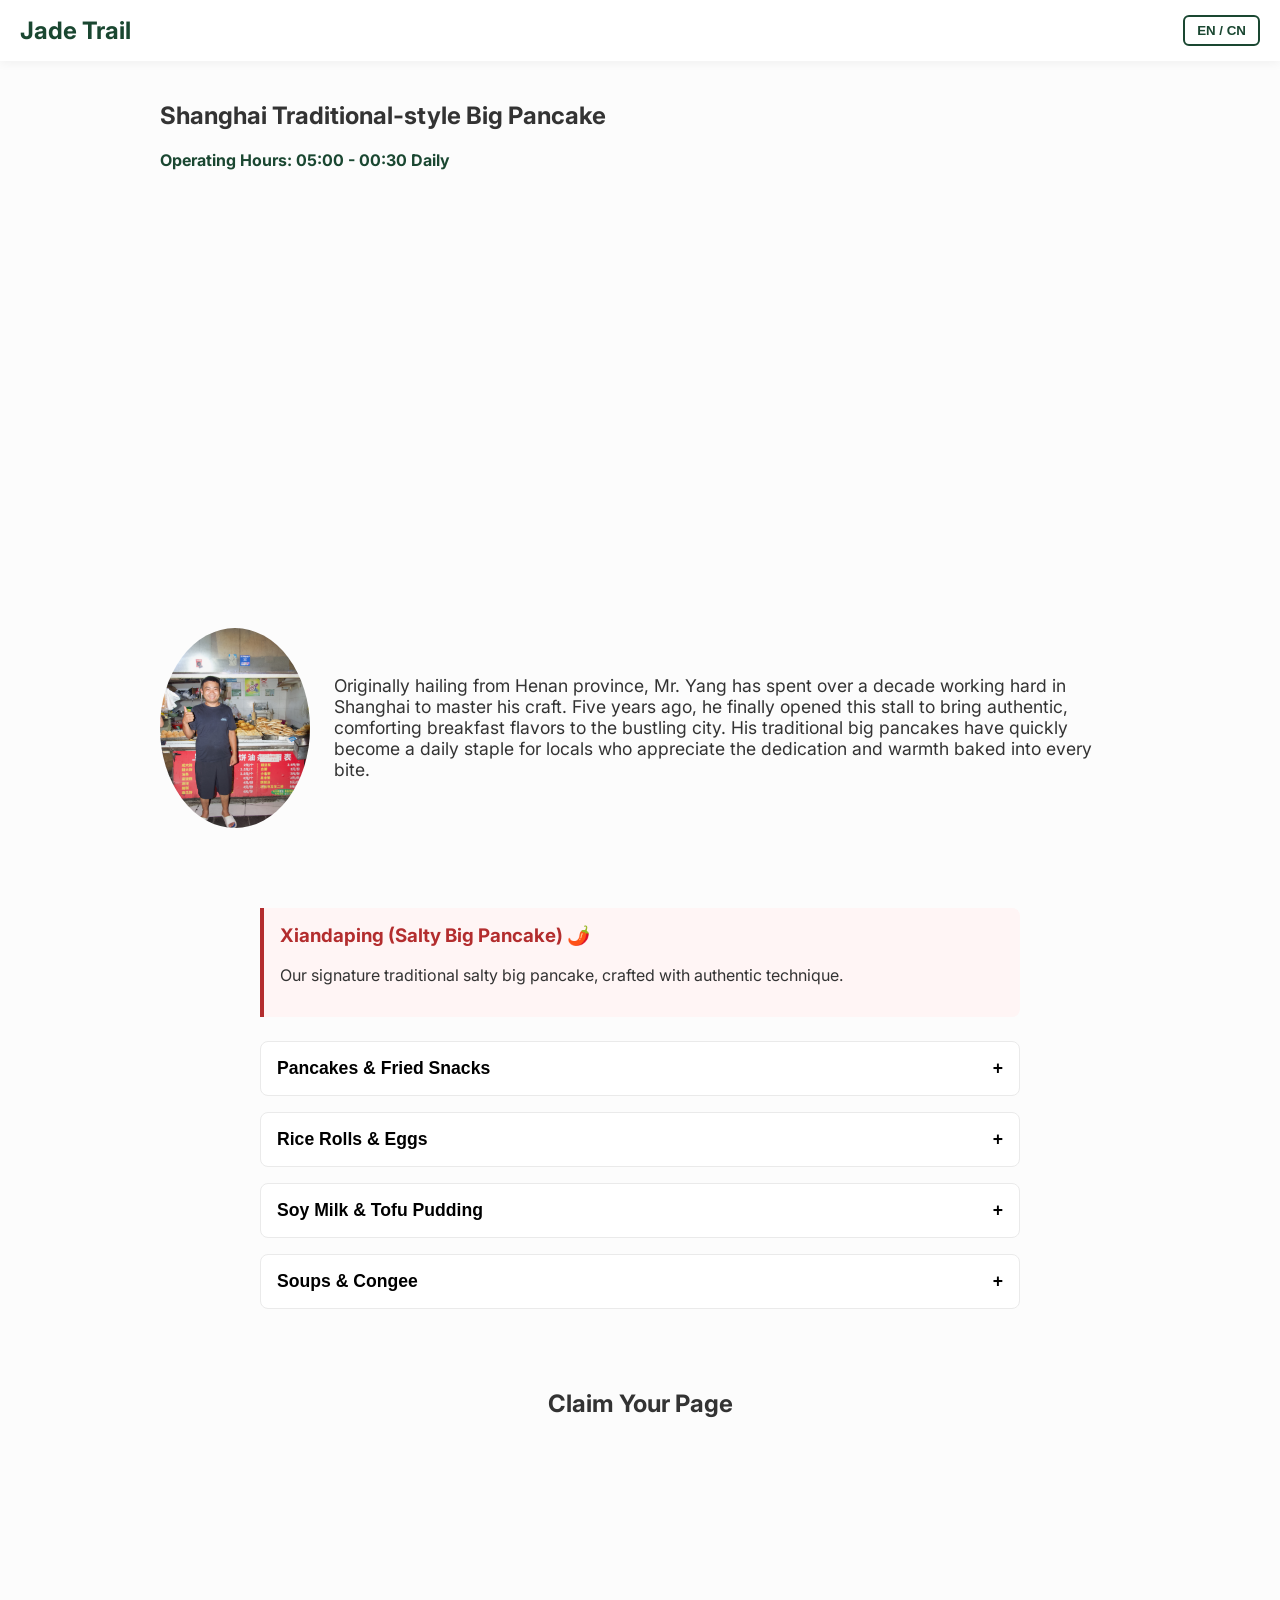
<file: traditional-pancake.html>
<!DOCTYPE html>
<html lang="en">
<head>
    <meta charset="UTF-8">
    <meta name="viewport" content="width=device-width, initial-scale=1.0">
    <title>Shanghai Traditional Big Pancake | Jade Trail</title>
    <link rel="stylesheet" href="style.css">
    <link href="https://fonts.googleapis.com/css2?family=Inter:wght@400;600;700&family=Noto+Sans+SC:wght@400;700&display=swap" rel="stylesheet">
</head>
<body class="lang-en">

    <nav class="navbar">
        <div class="nav-logo"><a href="index.html">Jade Trail</a></div>
        <div class="nav-links"><button class="lang-toggle">EN / CN</button></div>
    </nav>

    <section class="section animate-up">
        <h1>
            <span class="lang-en">Shanghai Traditional-style Big Pancake</span>
            <span class="lang-cn">上海老式大饼油条</span>
        </h1>
        <p style="font-weight: 700; color: var(--jade); margin-bottom: 24px;">
            <span class="lang-en">Operating Hours: 05:00 - 00:30 Daily</span>
            <span class="lang-cn">营业时间：每天 05:00 - 00:30</span>
        </p>
        <div class="embed-container">
            <iframe 
                width="100%" 
                height="350" 
                style="border:0;" 
                loading="lazy" 
                
                allowfullscreen 
                src="https://www.google.com/maps/embed/v1/place?key=AIzaSyAT4qL1GGw_NcnhZRk4C_0qAijNc93iABY&q=31.23901503927277, 121.48277527655864">
            </iframe>
        </div>
    </section>

    <section class="section story-flex animate-up delay-1">
        <img src="DSCN3231.jpeg" alt="Mr. Yang">
        <div>
            <p class="lang-en" style="font-size: 1.1rem;">Originally hailing from Henan province, Mr. Yang has spent over a decade working hard in Shanghai to master his craft. Five years ago, he finally opened this stall to bring authentic, comforting breakfast flavors to the bustling city. His traditional big pancakes have quickly become a daily staple for locals who appreciate the dedication and warmth baked into every bite.</p>
            <p class="lang-cn" style="font-size: 1.1rem; font-family: 'Noto Sans SC', sans-serif;">杨先生来自河南省，为了精进手艺，他已在上海辛勤打拼了十余年。五年前，他终于开办了这个摊位，将地道、温暖的早餐风味带入这座繁华的都市。他制作的传统大饼如今已成为当地街坊的日常主食，每一口都能让人感受到其中蕴含的专注与温度。</p>
        </div>
    </section>

    <section class="section" style="max-width: 800px;">
        <div class="specialty-highlight">
            <h3 style="color: var(--lantern);">
                <span class="lang-en">Xiandaping (Salty Big Pancake) 🌶️</span>
                <span class="lang-cn">咸大饼 🌶️</span>
            </h3>
            <p>
                <span class="lang-en">Our signature traditional salty big pancake, crafted with authentic technique.</span>
                <span class="lang-cn">我们的招牌传统咸大饼，采用正宗工艺精心制作。</span>
            </p>
        </div>

        <!-- 1. Pancakes & Fried Snacks -->
        <div class="accordion">
            <button class="accordion-btn" onclick="toggleAccordion('snacks')">
                <span>
                    <span class="lang-en">Pancakes & Fried Snacks</span>
                    <span class="lang-cn">饼与油炸小吃</span>
                </span>
                <span class="icon">+</span>
            </button>
            <div id="snacks" class="accordion-content">
                <div class="menu-item">
                    <span>
                        <span class="lang-en">Salty Big Pancake</span>
                        <span class="lang-cn">咸大饼</span>
                    </span>
                    <span>¥2.5</span>
                </div>
                <div class="menu-item">
                    <span>
                        <span class="lang-en">Sweet Big Pancake</span>
                        <span class="lang-cn">甜大饼</span>
                    </span>
                    <span>¥2.5</span>
                </div>
                <div class="menu-item">
                    <span>
                        <span class="lang-en">Fried Dough Sticks (Youtiao)</span>
                        <span class="lang-cn">油条</span>
                    </span>
                    <span>¥2.5</span>
                </div>
                <div class="menu-item">
                    <span>
                        <span class="lang-en">Fried Glutinous Rice Cake</span>
                        <span class="lang-cn">粢饭糕</span>
                    </span>
                    <span>¥2.5</span>
                </div>
                <div class="menu-item">
                    <span>
                        <span class="lang-en">Sesame Ball</span>
                        <span class="lang-cn">麻球</span>
                    </span>
                    <span>¥2.5</span>
                </div>
                <div class="menu-item">
                    <span>
                        <span class="lang-en">Sugar Cake</span>
                        <span class="lang-cn">糖糕</span>
                    </span>
                    <span>¥2.5</span>
                </div>
                <div class="menu-item">
                    <span>
                        <span class="lang-en">Traditional Triangular Sugar Cake</span>
                        <span class="lang-cn">老式三角糖糕</span>
                    </span>
                    <span>¥3.5</span>
                </div>
                <div class="menu-item">
                    <span>
                        <span class="lang-en">Chive Pocket</span>
                        <span class="lang-cn">韭菜盒</span>
                    </span>
                    <span>¥3.5</span>
                </div>
                <div class="menu-item">
                    <span>
                        <span class="lang-en">Fried Radish Pastry (Youdunzi)</span>
                        <span class="lang-cn">油墩子</span>
                    </span>
                    <span>¥3.5</span>
                </div>
            </div>
        </div>
        
        <!-- 2. Rice Rolls & Eggs -->
        <div class="accordion" style="margin-top: 16px;">
            <button class="accordion-btn" onclick="toggleAccordion('rice_egg')">
                <span>
                    <span class="lang-en">Rice Rolls & Eggs</span>
                    <span class="lang-cn">饭团与茶叶蛋</span>
                </span>
                <span class="icon">+</span>
            </button>
            <div id="rice_egg" class="accordion-content">
                <div class="menu-item">
                    <span>
                        <span class="lang-en">Glutinous Rice Roll (Cifantuan)</span>
                        <span class="lang-cn">粢饭团</span>
                    </span>
                    <span>¥6</span>
                </div>
                <div class="menu-item">
                    <span>
                        <span class="lang-en">Tea Egg</span>
                        <span class="lang-cn">茶叶蛋</span>
                    </span>
                    <span>¥2</span>
                </div>
            </div>
        </div>

        <!-- 3. Soy Milk & Tofu Pudding -->
        <div class="accordion" style="margin-top: 16px;">
            <button class="accordion-btn" onclick="toggleAccordion('soy')">
                <span>
                    <span class="lang-en">Soy Milk & Tofu Pudding</span>
                    <span class="lang-cn">豆浆与豆花</span>
                </span>
                <span class="icon">+</span>
            </button>
            <div id="soy" class="accordion-content">
                <div class="menu-item">
                    <span>
                        <span class="lang-en">Salty Tofu Pudding</span>
                        <span class="lang-cn">咸豆花</span>
                    </span>
                    <span>¥4</span>
                </div>
                <div class="menu-item">
                    <span>
                        <span class="lang-en">Sweet Tofu Pudding</span>
                        <span class="lang-cn">甜豆花</span>
                    </span>
                    <span>¥4</span>
                </div>
                <div class="menu-item">
                    <span>
                        <span class="lang-en">Salty Soy Milk</span>
                        <span class="lang-cn">咸豆浆</span>
                    </span>
                    <span>¥4</span>
                </div>
                <div class="menu-item">
                    <span>
                        <span class="lang-en">Sweet Soy Milk</span>
                        <span class="lang-cn">甜豆浆</span>
                    </span>
                    <span>¥2.5</span>
                </div>
            </div>
        </div>

        <!-- 4. Soups & Congee -->
        <div class="accordion" style="margin-top: 16px;">
            <button class="accordion-btn" onclick="toggleAccordion('soups')">
                <span>
                    <span class="lang-en">Soups & Congee</span>
                    <span class="lang-cn">汤与粥</span>
                </span>
                <span class="icon">+</span>
            </button>
            <div id="soups" class="accordion-content">
                <div class="menu-item">
                    <span>
                        <span class="lang-en">Plain Congee</span>
                        <span class="lang-cn">白粥</span>
                    </span>
                    <span>¥3</span>
                </div>
                <div class="menu-item">
                    <span>
                        <span class="lang-en">Millet Congee</span>
                        <span class="lang-cn">小米粥</span>
                    </span>
                    <span>¥3</span>
                </div>
                <div class="menu-item">
                    <span>
                        <span class="lang-en">Black Rice Congee</span>
                        <span class="lang-cn">黑米粥</span>
                    </span>
                    <span>¥3</span>
                </div>
                <div class="menu-item">
                    <span>
                        <span class="lang-en">Spicy Soup (Hulatang)</span>
                        <span class="lang-cn">胡辣汤</span>
                    </span>
                    <span>¥5</span>
                </div>
                <div class="menu-item">
                    <span>
                        <span class="lang-en">Spicy Soup & Tofu Pudding Mix</span>
                        <span class="lang-cn">胡辣汤豆花二掺</span>
                    </span>
                    <span>¥5</span>
                </div>
            </div>
        </div>
    </section>

    <footer class="section text-center">
        <h2>
            <span class="lang-en">Claim Your Page</span>
            <span class="lang-cn">认领您的摊位</span>
        </h2>
        <div class="embed-container" style="height: 450px; background: transparent;">
            <iframe 
                src="https://tally.so/embed/68y6YJ?transparentBackground=1" 
                width="100%" 
                height="100%" 
                frameborder="0" 
                marginheight="0" 
                marginwidth="0" 
                title="Claim Your Page Form">
            </iframe>
        </div>
    </footer>

    <!-- Keep the same JS script from the previous page -->
    <script>
        function toggleAccordion(id) {
            const content = document.getElementById(id);
            const btnIcon = content.previousElementSibling.querySelector('.icon');
            if (content.style.maxHeight && content.style.maxHeight !== "0px") {
                content.style.maxHeight = "0px";
                btnIcon.innerHTML = "+";
            } else {
                content.style.maxHeight = content.scrollHeight + "px";
                btnIcon.innerHTML = "−";
            }
        }
        document.addEventListener('DOMContentLoaded', () => {
            const body = document.body;
            body.className = localStorage.getItem('jade-lang') || 'lang-en';
            document.querySelectorAll('.lang-toggle').forEach(btn => {
                btn.addEventListener('click', () => {
                    body.classList.toggle('lang-en');
                    body.classList.toggle('lang-cn');
                    localStorage.setItem('jade-lang', body.className);
                });
            });
        });
    </script>
</body>
</html>
</file>
<file: style.css>
/* =========================================
   Global Variables & Base Resets
   ========================================= */
:root {
    --jade: #1a4731;
    --jade-light: #2a694a;
    --lantern: #b32d2e;
    --bg-color: #fcfcfc;
    --text-main: #333333;
    --text-muted: #666666;
}

*, *::before, *::after {
    box-sizing: border-box; /* Prevents padding from causing horizontal scrolling */
}

body {
    margin: 0;
    padding: 0;
    font-family: 'Inter', 'Noto Sans SC', sans-serif;
    background-color: var(--bg-color);
    color: var(--text-main);
    overflow-x: hidden; /* Extra safety against mobile horizontal scroll */
}

/* =========================================
   Navbar (Mobile-Responsive Fix)
   ========================================= */
.navbar {
    display: flex;
    justify-content: space-between;
    align-items: center;
    width: 100%;
    padding: 15px 20px;
    background: rgba(255, 255, 255, 0.98);
    position: sticky;
    top: 0;
    z-index: 1000;
    box-shadow: 0 2px 10px rgba(0,0,0,0.05);
}

.nav-logo a {
    text-decoration: none;
    color: var(--jade);
    font-weight: 700;
    font-size: 1.5rem;
}

.lang-toggle {
    background: transparent;
    border: 2px solid var(--jade);
    color: var(--jade);
    padding: 6px 12px;
    border-radius: 6px;
    font-weight: 600;
    cursor: pointer;
    transition: all 0.2s;
}

.lang-toggle:hover {
    background: var(--jade);
    color: #fff;
}

/* =========================================
   Layout & Typography
   ========================================= */
.section {
    padding: 40px 20px;
    max-width: 1000px;
    margin: 0 auto;
}

.section-header {
    text-align: center;
    margin-bottom: 30px;
}

.text-center {
    text-align: center;
}

h1, h2, h3 {
    margin-top: 0;
}

/* =========================================
   Banners & Buttons
   ========================================= */
.tour-banner {
    background: linear-gradient(135deg, var(--jade) 0%, var(--jade-light) 100%);
    color: white;
    padding: 40px 20px;
    border-radius: 12px;
    text-align: center;
    box-shadow: 0 8px 16px rgba(26, 71, 49, 0.2);
    width: 100%;
}

.plan-btn {
    display: inline-block;
    padding: 10px 20px;
    border-radius: 6px;
    text-decoration: none;
    font-weight: 600;
    margin-top: 20px;
    text-align: center;
    transition: transform 0.2s, opacity 0.2s;
}

.plan-btn:hover {
    transform: translateY(-2px);
    opacity: 0.9;
}

.btn-outline { border: 2px solid var(--text-main); color: var(--text-main); }
.btn-jade { background: var(--jade); color: white; }
.btn-lantern { background: var(--lantern); color: white; }

/* =========================================
   Vendor Directory & Search
   ========================================= */
.search-container {
    max-width: 600px;
    margin: 0 auto 30px auto;
    text-align: center;
}

.search-bar {
    width: 100%;
    padding: 14px 20px;
    font-size: 1.1rem;
    border: 2px solid #eaeaea;
    border-radius: 30px;
    outline: none;
    transition: border-color 0.2s;
}

.search-bar:focus {
    border-color: var(--jade);
}

.directory-grid {
    display: grid;
    grid-template-columns: repeat(auto-fit, minmax(280px, 1fr));
    gap: 20px;
    margin-top: 24px;
}

.vendor-card {
    border: 1px solid #eaeaea;
    border-radius: 12px;
    padding: 20px;
    text-decoration: none;
    color: inherit;
    display: block;
    background: #fff;
    transition: transform 0.2s, box-shadow 0.2s;
}

.vendor-card:hover {
    transform: translateY(-4px);
    box-shadow: 0 10px 20px rgba(0,0,0,0.05);
}

.vendor-card h3 {
    color: var(--jade);
    font-size: 1.25rem;
}

/* =========================================
   Subscription Tiers (B2B)
   ========================================= */
.subscription-grid {
    display: grid;
    grid-template-columns: repeat(auto-fit, minmax(280px, 1fr));
    gap: 24px;
    margin: 40px auto;
}

.sub-card {
    border: 2px solid #eaeaea;
    border-radius: 12px;
    padding: 30px;
    text-align: center;
    background: #fff;
    display: flex;
    flex-direction: column;
    justify-content: space-between;
    transition: transform 0.2s, box-shadow 0.2s;
}

.sub-card:hover {
    transform: translateY(-4px);
    box-shadow: 0 10px 20px rgba(0,0,0,0.05);
}

.sub-card.featured {
    border-color: var(--jade);
    background: #f9fdfb;
}

.sub-card.partner {
    border-color: var(--lantern);
}

.sub-card h3 { color: var(--text-main); }
.sub-card.featured h3 { color: var(--jade); }
.sub-card.partner h3 { color: var(--lantern); }

.sub-price {
    font-size: 1.75rem;
    font-weight: 700;
    margin: 15px 0;
    color: #111;
}

/* =========================================
   Individual Vendor Page Utilities
   ========================================= */
.story-flex {
    display: flex;
    gap: 24px;
    align-items: center;
}
@media (max-width: 768px) {
    .story-flex {
        flex-direction: column;
        text-align: center;
    }
}
.story-flex img {
    max-width: 150px;
    border-radius: 50%;
    object-fit: cover;
}
.specialty-highlight {
    background: #fff5f5;
    border-left: 4px solid var(--lantern);
    padding: 16px;
    border-radius: 0 8px 8px 0;
    margin-bottom: 24px;
}
.accordion-btn {
    width: 100%;
    text-align: left;
    padding: 16px;
    background: #fff;
    border: 1px solid #eaeaea;
    border-radius: 8px;
    font-size: 1.1rem;
    font-weight: 600;
    cursor: pointer;
    display: flex;
    justify-content: space-between;
    align-items: center;
}
.accordion-content {
    max-height: 0;
    overflow: hidden;
    transition: max-height 0.3s ease-out;
    background: #fafafa;
    border-radius: 0 0 8px 8px;
}
.menu-item {
    display: flex;
    justify-content: space-between;
    padding: 12px 16px;
    border-bottom: 1px solid #eaeaea;
}
.menu-item:last-child {
    border-bottom: none;
}

/* =========================================
   Animations & Language Logic
   ========================================= */
.animate-up {
    animation: fadeUp 0.6s ease-out forwards;
}

.delay-1 {
    animation-delay: 0.2s;
}

@keyframes fadeUp {
    from { opacity: 0; transform: translateY(20px); }
    to { opacity: 1; transform: translateY(0); }
}

body.lang-en .lang-cn { display: none !important; }
body.lang-cn .lang-en { display: none !important; }
</file>
